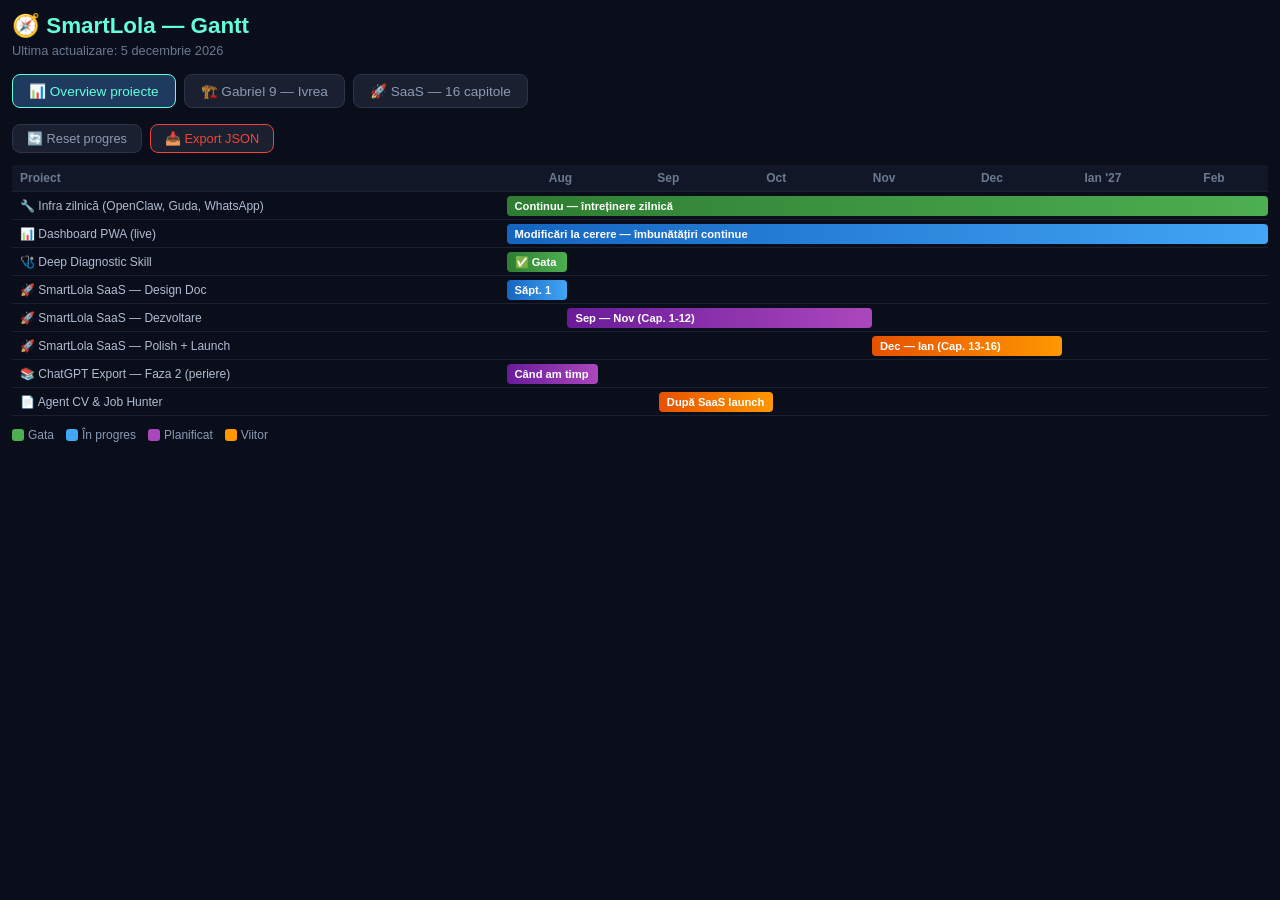
<file: gantt.html>
<!DOCTYPE html>
<html lang="ro">
<head>
<meta charset="UTF-8">
<meta name="viewport" content="width=device-width, initial-scale=1.0">
<title>SmartLola — Gantt</title>
<style>
* { margin: 0; padding: 0; box-sizing: border-box; }
body { font-family: -apple-system, BlinkMacSystemFont, 'Segoe UI', sans-serif; background: #0a0e1a; color: #e0e6ed; padding: 12px; }
h1 { font-size: 1.4rem; margin-bottom: 4px; color: #64ffda; }
h2 { font-size: 1.1rem; margin: 20px 0 8px; color: #82b1ff; }
.sub { font-size: 0.8rem; color: #6b7a90; margin-bottom: 16px; }
.tab-bar { display: flex; gap: 8px; margin-bottom: 16px; flex-wrap: wrap; }
.tab { padding: 8px 16px; background: #1a2030; border: 1px solid #2a3548; border-radius: 8px; cursor: pointer; font-size: 0.85rem; color: #8b9bb5; }
.tab.active { background: #1e3a5f; border-color: #64ffda; color: #64ffda; }
.gantt { overflow-x: auto; -webkit-overflow-scrolling: touch; }
table { border-collapse: collapse; width: 100%; min-width: 800px; font-size: 0.75rem; }
th, td { padding: 6px 8px; text-align: left; border-bottom: 1px solid #1a2030; }
th { background: #111726; color: #6b7a90; font-weight: 600; position: sticky; top: 0; }
td.cap { color: #b0bdd1; white-space: nowrap; }
.bar-cell { position: relative; height: 28px; min-width: 400px; }
.bar { position: absolute; height: 20px; top: 4px; border-radius: 4px; display: flex; align-items: center; padding: 0 8px; font-size: 0.7rem; font-weight: 600; white-space: nowrap; overflow: hidden; cursor: pointer; transition: all 0.2s; }
.bar:hover { filter: brightness(1.2); transform: scaleY(1.1); }
.bar:active { transform: scaleY(0.95); }
.done { background: linear-gradient(90deg, #2e7d32, #4caf50); color: #fff; }
.active { background: linear-gradient(90deg, #1565c0, #42a5f5); color: #fff; }
.planned { background: linear-gradient(90deg, #6a1b9a, #ab47bc); color: #fff; }
.future { background: linear-gradient(90deg, #e65100, #ff9800); color: #fff; }
.week-col { text-align: center; color: #6b7a90; min-width: 50px; }
.legend { display: flex; gap: 12px; margin: 12px 0; flex-wrap: wrap; }
.legend-item { display: flex; align-items: center; gap: 4px; font-size: 0.75rem; color: #8b9bb5; }
.legend-dot { width: 12px; height: 12px; border-radius: 3px; }
.phase-header { background: #1a2030; color: #82b1ff; font-weight: 700; font-size: 0.85rem; padding: 8px; }
.progress-row { display: flex; align-items: center; gap: 8px; margin: 8px 0; font-size: 0.8rem; color: #8b9bb5; }
.progress-bar-bg { flex: 1; height: 8px; background: #1a2030; border-radius: 4px; overflow: hidden; }
.progress-bar-fill { height: 100%; background: linear-gradient(90deg, #64ffda, #82b1ff); transition: width 0.4s; }
.progress-pct { font-weight: 700; color: #64ffda; min-width: 40px; text-align: right; }
.actions { display: flex; gap: 8px; margin: 12px 0; flex-wrap: wrap; }
.btn { padding: 6px 14px; background: #1a2030; border: 1px solid #2a3548; border-radius: 8px; cursor: pointer; font-size: 0.8rem; color: #8b9bb5; }
.btn:hover { background: #1e3a5f; border-color: #64ffda; color: #64ffda; }
.btn-danger { border-color: #f44336; color: #f44336; }
.btn-danger:hover { background: #3a1a1a; color: #f44336; }
.toast { position: fixed; bottom: 20px; left: 50%; transform: translateX(-50%); background: #1e3a5f; color: #64ffda; padding: 8px 20px; border-radius: 8px; font-size: 0.85rem; opacity: 0; transition: opacity 0.3s; pointer-events: none; z-index: 999; }
.toast.show { opacity: 1; }
@media (max-width: 600px) { th, td { font-size: 0.7rem; padding: 4px; } .bar { font-size: 0.65rem; } }
</style>
</head>
<body>

<h1>🧭 SmartLola — Gantt</h1>
<div class="sub" id="lastUpdate">Ultima actualizare: —</div>

<div class="tab-bar">
  <div class="tab active" onclick="showTab('overview')">📊 Overview proiecte</div>
  <div class="tab" onclick="showTab('gabriel')">🏗️ Gabriel 9 — Ivrea</div>
  <div class="tab" onclick="showTab('saas')">🚀 SaaS — 16 capitole</div>
</div>

<div class="actions">
  <div class="btn" onclick="resetProgress()">🔄 Reset progres</div>
  <div class="btn btn-danger" onclick="exportData()">📥 Export JSON</div>
</div>

<!-- TAB 1: OVERVIEW -->
<div id="overview" class="gantt">
<table>
<tr>
  <th>Proiect</th>
  <th class="week-col">Aug</th>
  <th class="week-col">Sep</th>
  <th class="week-col">Oct</th>
  <th class="week-col">Nov</th>
  <th class="week-col">Dec</th>
  <th class="week-col">Ian '27</th>
  <th class="week-col">Feb</th>
</tr>

<tr>
  <td class="cap">🔧 Infra zilnică (OpenClaw, Guda, WhatsApp)</td>
  <td class="bar-cell" colspan="7">
    <div class="bar done" data-id="infra" style="left:0%; width:100%;" onclick="cycleStatus(this)">Continuu — întreținere zilnică</div>
  </td>
</tr>

<tr>
  <td class="cap">📊 Dashboard PWA (live)</td>
  <td class="bar-cell" colspan="7">
    <div class="bar active" data-id="dashboard" style="left:0%; width:100%;" onclick="cycleStatus(this)">Modificări la cerere — îmbunătățiri continue</div>
  </td>
</tr>

<tr>
  <td class="cap">🩺 Deep Diagnostic Skill</td>
  <td class="bar-cell" colspan="7">
    <div class="bar done" data-id="diagnostic" style="left:0%; width:8%;" onclick="cycleStatus(this)">✅ Gata</div>
  </td>
</tr>

<tr>
  <td class="cap">🚀 SmartLola SaaS — Design Doc</td>
  <td class="bar-cell" colspan="7">
    <div class="bar active" data-id="saas-design" style="left:0%; width:8%;" onclick="cycleStatus(this)">Săpt. 1</div>
  </td>
</tr>

<tr>
  <td class="cap">🚀 SmartLola SaaS — Dezvoltare</td>
  <td class="bar-cell" colspan="7">
    <div class="bar planned" data-id="saas-dev" style="left:8%; width:40%;" onclick="cycleStatus(this)">Sep — Nov (Cap. 1-12)</div>
  </td>
</tr>

<tr>
  <td class="cap">🚀 SmartLola SaaS — Polish + Launch</td>
  <td class="bar-cell" colspan="7">
    <div class="bar future" data-id="saas-launch" style="left:48%; width:25%;" onclick="cycleStatus(this)">Dec — Ian (Cap. 13-16)</div>
  </td>
</tr>

<tr>
  <td class="cap">📚 ChatGPT Export — Faza 2 (periere)</td>
  <td class="bar-cell" colspan="7">
    <div class="bar planned" data-id="chatgpt" style="left:0%; width:12%;" onclick="cycleStatus(this)">Când am timp</div>
  </td>
</tr>

<tr>
  <td class="cap">📄 Agent CV & Job Hunter</td>
  <td class="bar-cell" colspan="7">
    <div class="bar future" data-id="cv-hunter" style="left:20%; width:15%;" onclick="cycleStatus(this)">După SaaS launch</div>
  </td>
</tr>

</table>

<div class="legend">
  <div class="legend-item"><div class="legend-dot" style="background:#4caf50"></div>Gata</div>
  <div class="legend-item"><div class="legend-dot" style="background:#42a5f5"></div>În progres</div>
  <div class="legend-item"><div class="legend-dot" style="background:#ab47bc"></div>Planificat</div>
  <div class="legend-item"><div class="legend-dot" style="background:#ff9800"></div>Viitor</div>
</div>
</div>

<!-- TAB 2: SAAS DETAIL -->
<div id="saas" class="gantt" style="display:none;">
<div class="progress-row">
  <span>Progres SaaS:</span>
  <div class="progress-bar-bg"><div class="progress-bar-fill" id="saasProgress"></div></div>
  <span class="progress-pct" id="saasProgressPct">0%</span>
</div>

<table>
<tr>
  <th>Capitol</th>
  <th class="week-col">S1</th>
  <th class="week-col">S2</th>
  <th class="week-col">S3</th>
  <th class="week-col">S4</th>
  <th class="week-col">S5</th>
  <th class="week-col">S6</th>
  <th class="week-col">S7</th>
  <th class="week-col">S8</th>
  <th class="week-col">S9</th>
  <th class="week-col">S10</th>
</tr>

<tr><td colspan="11" class="phase-header">📐 Faza 1 — Fundație (S1-S3)</td></tr>
<tr>
  <td class="cap">1. Arhitectură</td>
  <td class="bar-cell" colspan="10"><div class="bar active" data-id="c1" style="left:0%; width:5%;" onclick="cycleStatus(this)">S1</div></td>
</tr>
<tr>
  <td class="cap">  1a. Schema DB + API contracts</td>
  <td class="bar-cell" colspan="10"><div class="bar active" data-id="c1a" style="left:0%; width:4%;" onclick="cycleStatus(this)">S1</div></td>
</tr>
<tr>
  <td class="cap">  1b. Stack decizii (Cloudflare Workers + D1 + Pages)</td>
  <td class="bar-cell" colspan="10"><div class="bar active" data-id="c1b" style="left:1%; width:3%;" onclick="cycleStatus(this)">S1</div></td>
</tr>
<tr>
  <td class="cap">2. Auth multi-user (email+parolă, Google OAuth 2.0)</td>
  <td class="bar-cell" colspan="10"><div class="bar planned" data-id="c2" style="left:5%; width:8%;" onclick="cycleStatus(this)">S1-S2</div></td>
</tr>
<tr>
  <td class="cap">  2a. Înregistrare email+parolă (bcrypt, JWT)</td>
  <td class="bar-cell" colspan="10"><div class="bar planned" data-id="c2a" style="left:5%; width:4%;" onclick="cycleStatus(this)">S1</div></td>
</tr>
<tr>
  <td class="cap">  2b. Google OAuth 2.0 (Sign in with Google)</td>
  <td class="bar-cell" colspan="10"><div class="bar planned" data-id="c2b" style="left:7%; width:4%;" onclick="cycleStatus(this)">S1-S2</div></td>
</tr>
<tr>
  <td class="cap">  2c. Session management + refresh tokens</td>
  <td class="bar-cell" colspan="10"><div class="bar planned" data-id="c2c" style="left:9%; width:4%;" onclick="cycleStatus(this)">S2</div></td>
</tr>
<tr>
  <td class="cap">3. API proxy (Cloudflare Worker)</td>
  <td class="bar-cell" colspan="10"><div class="bar planned" data-id="c3" style="left:10%; width:8%;" onclick="cycleStatus(this)">S2-S3</div></td>
</tr>
<tr>
  <td class="cap">  3a. Routing + rate limiting</td>
  <td class="bar-cell" colspan="10"><div class="bar planned" data-id="c3a" style="left:10%; width:4%;" onclick="cycleStatus(this)">S2</div></td>
</tr>
<tr>
  <td class="cap">  3b. CORS + security headers</td>
  <td class="bar-cell" colspan="10"><div class="bar planned" data-id="c3b" style="left:12%; width:3%;" onclick="cycleStatus(this)">S2-S3</div></td>
</tr>
<tr>
  <td class="cap">  3c. API keys pentru servicii externe (Groq, OCR)</td>
  <td class="bar-cell" colspan="10"><div class="bar planned" data-id="c3c" style="left:14%; width:3%;" onclick="cycleStatus(this)">S3</div></td>
</tr>
<tr>
  <td class="cap">4. DB multi-user (D1)</td>
  <td class="bar-cell" colspan="10"><div class="bar planned" data-id="c4" style="left:13%; width:7%;" onclick="cycleStatus(this)">S2-S3</div></td>
</tr>
<tr>
  <td class="cap">  4a. Schema: users, expenses, categories, cards</td>
  <td class="bar-cell" colspan="10"><div class="bar planned" data-id="c4a" style="left:13%; width:4%;" onclick="cycleStatus(this)">S2</div></td>
</tr>
<tr>
  <td class="cap">  4b. Row-level isolation (per user_id)</td>
  <td class="bar-cell" colspan="10"><div class="bar planned" data-id="c4b" style="left:15%; width:3%;" onclick="cycleStatus(this)">S2-S3</div></td>
</tr>
<tr>
  <td class="cap">  4c. Migrations + seed data</td>
  <td class="bar-cell" colspan="10"><div class="bar planned" data-id="c4c" style="left:17%; width:3%;" onclick="cycleStatus(this)">S3</div></td>
</tr>

<tr><td colspan="11" class="phase-header">🤖 Faza 2 — AI Integration (S4-S5)</td></tr>
<tr>
  <td class="cap">5. OCR bon (qwen3.5 cloud)</td>
  <td class="bar-cell" colspan="10"><div class="bar planned" data-id="c5" style="left:20%; width:7%;" onclick="cycleStatus(this)">S4</div></td>
</tr>
<tr>
  <td class="cap">  5a. Upload foto → Cloudflare R2</td>
  <td class="bar-cell" colspan="10"><div class="bar planned" data-id="c5a" style="left:20%; width:3%;" onclick="cycleStatus(this)">S4</div></td>
</tr>
<tr>
  <td class="cap">  5b. OCR pipeline (qwen3.5 → JSON structurat)</td>
  <td class="bar-cell" colspan="10"><div class="bar planned" data-id="c5b" style="left:22%; width:3%;" onclick="cycleStatus(this)">S4</div></td>
</tr>
<tr>
  <td class="cap">  5c. Validare sumă + categorizare auto</td>
  <td class="bar-cell" colspan="10"><div class="bar planned" data-id="c5c" style="left:24%; width:3%;" onclick="cycleStatus(this)">S4</div></td>
</tr>
<tr>
  <td class="cap">6. Audio transcriere (Groq)</td>
  <td class="bar-cell" colspan="10"><div class="bar planned" data-id="c6" style="left:25%; width:5%;" onclick="cycleStatus(this)">S4-S5</div></td>
</tr>
<tr>
  <td class="cap">  6a. Upload audio → Groq Whisper API</td>
  <td class="bar-cell" colspan="10"><div class="bar planned" data-id="c6a" style="left:25%; width:3%;" onclick="cycleStatus(this)">S4</div></td>
</tr>
<tr>
  <td class="cap">  6b. Parsing text → structură cheltuială</td>
  <td class="bar-cell" colspan="10"><div class="bar planned" data-id="c6b" style="left:27%; width:3%;" onclick="cycleStatus(this)">S4-S5</div></td>
</tr>
<tr>
  <td class="cap">7. PDF extragere date</td>
  <td class="bar-cell" colspan="10"><div class="bar planned" data-id="c7" style="left:28%; width:7%;" onclick="cycleStatus(this)">S5</div></td>
</tr>
<tr>
  <td class="cap">  7a. Upload PDF (extras bancar, factură)</td>
  <td class="bar-cell" colspan="10"><div class="bar planned" data-id="c7a" style="left:28%; width:3%;" onclick="cycleStatus(this)">S5</div></td>
</tr>
<tr>
  <td class="cap">  7b. Parsing tranzacții → categorizare</td>
  <td class="bar-cell" colspan="10"><div class="bar planned" data-id="c7b" style="left:30%; width:3%;" onclick="cycleStatus(this)">S5</div></td>
</tr>
<tr>
  <td class="cap">  7c. Deduplicare + match cu bonuri existente</td>
  <td class="bar-cell" colspan="10"><div class="bar planned" data-id="c7c" style="left:32%; width:3%;" onclick="cycleStatus(this)">S5</div></td>
</tr>

<tr><td colspan="11" class="phase-header">📱 Faza 3 — Platform (S6-S7)</td></tr>
<tr>
  <td class="cap">8. PWA offline + sync</td>
  <td class="bar-cell" colspan="10"><div class="bar future" data-id="c8" style="left:35%; width:7%;" onclick="cycleStatus(this)">S6</div></td>
</tr>
<tr>
  <td class="cap">  8a. Service Worker + cache strategie</td>
  <td class="bar-cell" colspan="10"><div class="bar future" data-id="c8a" style="left:35%; width:3%;" onclick="cycleStatus(this)">S6</div></td>
</tr>
<tr>
  <td class="cap">  8b. IndexedDB local → D1 cloud sync</td>
  <td class="bar-cell" colspan="10"><div class="bar future" data-id="c8b" style="left:37%; width:3%;" onclick="cycleStatus(this)">S6</div></td>
</tr>
<tr>
  <td class="cap">  8c. Conflict resolution (last-write-wins + UI)</td>
  <td class="bar-cell" colspan="10"><div class="bar future" data-id="c8c" style="left:39%; width:3%;" onclick="cycleStatus(this)">S6</div></td>
</tr>
<tr>
  <td class="cap">9. Monetizare (freemium?)</td>
  <td class="bar-cell" colspan="10"><div class="bar future" data-id="c9" style="left:40%; width:5%;" onclick="cycleStatus(this)">S6-S7</div></td>
</tr>
<tr>
  <td class="cap">  9a. Plan gratuit vs premium (limite?)</td>
  <td class="bar-cell" colspan="10"><div class="bar future" data-id="c9a" style="left:40%; width:3%;" onclick="cycleStatus(this)">S6</div></td>
</tr>
<tr>
  <td class="cap">  9b. Stripe/payments integration</td>
  <td class="bar-cell" colspan="10"><div class="bar future" data-id="c9b" style="left:42%; width:3%;" onclick="cycleStatus(this)">S6-S7</div></td>
</tr>
<tr>
  <td class="cap">10. Legal (GDPR pan-EU, privacy policy IT/RO/EN)</td>
  <td class="bar-cell" colspan="10"><div class="bar future" data-id="c10" style="left:42%; width:5%;" onclick="cycleStatus(this)">S7</div></td>
</tr>
<tr>
  <td class="cap">  10a. Privacy policy (IT/RO/EN)</td>
  <td class="bar-cell" colspan="10"><div class="bar future" data-id="c10a" style="left:42%; width:2%;" onclick="cycleStatus(this)">S7</div></td>
</tr>
<tr>
  <td class="cap">  10b. Cookie consent + consimțământ</td>
  <td class="bar-cell" colspan="10"><div class="bar future" data-id="c10b" style="left:43%; width:2%;" onclick="cycleStatus(this)">S7</div></td>
</tr>
<tr>
  <td class="cap">  10c. Drepturi utilizator (acces, ștergere, export)</td>
  <td class="bar-cell" colspan="10"><div class="bar future" data-id="c10c" style="left:44%; width:2%;" onclick="cycleStatus(this)">S7</div></td>
</tr>
<tr>
  <td class="cap">  10d. Google OAuth în privacy policy</td>
  <td class="bar-cell" colspan="10"><div class="bar future" data-id="c10d" style="left:45%; width:2%;" onclick="cycleStatus(this)">S7</div></td>
</tr>
<tr>
  <td class="cap">11. Deploy (CI/CD, domeniu)</td>
  <td class="bar-cell" colspan="10"><div class="bar future" data-id="c11" style="left:45%; width:5%;" onclick="cycleStatus(this)">S7</div></td>
</tr>
<tr>
  <td class="cap">  11a. CI/CD pipeline (GitHub Actions → CF Pages)</td>
  <td class="bar-cell" colspan="10"><div class="bar future" data-id="c11a" style="left:45%; width:3%;" onclick="cycleStatus(this)">S7</div></td>
</tr>
<tr>
  <td class="cap">  11b. Domeniu + SSL + DNS</div></td>
  <td class="bar-cell" colspan="10"><div class="bar future" data-id="c11b" style="left:47%; width:3%;" onclick="cycleStatus(this)">S7</div></td>
</tr>
<tr>
  <td class="cap">12. Mobile (PWA + smartwatch)</td>
  <td class="bar-cell" colspan="10"><div class="bar future" data-id="c12" style="left:47%; width:8%;" onclick="cycleStatus(this)">S7-S8</div></td>
</tr>
<tr>
  <td class="cap">  12a. PWA installable (manifest + icons)</td>
  <td class="bar-cell" colspan="10"><div class="bar future" data-id="c12a" style="left:47%; width:3%;" onclick="cycleStatus(this)">S7</div></td>
</tr>
<tr>
  <td class="cap">  12b. Smartwatch notifications (Apple Watch + Wear OS)</td>
  <td class="bar-cell" colspan="10"><div class="bar future" data-id="c12b" style="left:49%; width:3%;" onclick="cycleStatus(this)">S7-S8</div></td>
</tr>
<tr>
  <td class="cap">  12c. Haptic feedback pe ceas</td>
  <td class="bar-cell" colspan="10"><div class="bar future" data-id="c12c" style="left:51%; width:3%;" onclick="cycleStatus(this)">S8</div></td>
</tr>

<tr><td colspan="11" class="phase-header">✨ Faza 4 — Polish + Launch (S8-S10)</td></tr>
<tr>
  <td class="cap">13. Onboarding animat</td>
  <td class="bar-cell" colspan="10"><div class="bar future" data-id="c13" style="left:55%; width:7%;" onclick="cycleStatus(this)">S8</div></td>
</tr>
<tr>
  <td class="cap">  13a. Tutorial interactiv (3 pași)</td>
  <td class="bar-cell" colspan="10"><div class="bar future" data-id="c13a" style="left:55%; width:4%;" onclick="cycleStatus(this)">S8</div></td>
</tr>
<tr>
  <td class="cap">  13b. Animație Lottie (brand SmartLola)</td>
  <td class="bar-cell" colspan="10"><div class="bar future" data-id="c13b" style="left:57%; width:3%;" onclick="cycleStatus(this)">S8</div></td>
</tr>
<tr>
  <td class="cap">14. Prezentare YouTube</td>
  <td class="bar-cell" colspan="10"><div class="bar future" data-id="c14" style="left:60%; width:7%;" onclick="cycleStatus(this)">S8-S9</div></td>
</tr>
<tr>
  <td class="cap">  14a. Script + storyboard</td>
  <td class="bar-cell" colspan="10"><div class="bar future" data-id="c14a" style="left:60%; width:3%;" onclick="cycleStatus(this)">S8</div></td>
</tr>
<tr>
  <td class="cap">  14b. Înregistrare + editare</td>
  <td class="bar-cell" colspan="10"><div class="bar future" data-id="c14b" style="left:62%; width:3%;" onclick="cycleStatus(this)">S8-S9</div></td>
</tr>
<tr>
  <td class="cap">  14c. Thumbnail + SEO + publicare</td>
  <td class="bar-cell" colspan="10"><div class="bar future" data-id="c14c" style="left:64%; width:3%;" onclick="cycleStatus(this)">S9</div></td>
</tr>
<tr>
  <td class="cap">15. Swipe Launch (gest nativ)</td>
  <td class="bar-cell" colspan="10"><div class="bar future" data-id="c15" style="left:65%; width:7%;" onclick="cycleStatus(this)">S9</div></td>
</tr>
<tr>
  <td class="cap">  15a. Swipe stânga=șterge, dreapta=confirmă</td>
  <td class="bar-cell" colspan="10"><div class="bar future" data-id="c15a" style="left:65%; width:4%;" onclick="cycleStatus(this)">S9</div></td>
</tr>
<tr>
  <td class="cap">  15b. Haptic feedback la swipe</td>
  <td class="bar-cell" colspan="10"><div class="bar future" data-id="c15b" style="left:67%; width:3%;" onclick="cycleStatus(this)">S9</div></td>
</tr>
<tr>
  <td class="cap">16. Geodetecție + Card Fidelitate + Smartwatch</td>
  <td class="bar-cell" colspan="10"><div class="bar future" data-id="c16" style="left:70%; width:10%;" onclick="cycleStatus(this)">S9-S10</div></td>
</tr>
<tr>
  <td class="cap">  16a. Geofencing (perimetre magazine)</td>
  <td class="bar-cell" colspan="10"><div class="bar future" data-id="c16a" style="left:70%; width:3%;" onclick="cycleStatus(this)">S9</div></td>
</tr>
<tr>
  <td class="cap">  16b. Card fidelitate pe telefon (barcode/QR)</td>
  <td class="bar-cell" colspan="10"><div class="bar future" data-id="c16b" style="left:72%; width:3%;" onclick="cycleStatus(this)">S9-S10</div></td>
</tr>
<tr>
  <td class="cap">  16c. Card fidelitate pe smartwatch (vibrare + display)</td>
  <td class="bar-cell" colspan="10"><div class="bar future" data-id="c16c" style="left:74%; width:3%;" onclick="cycleStatus(this)">S10</div></td>
</tr>
<tr>
  <td class="cap">  16d. Push simultan telefon + ceas</td>
  <td class="bar-cell" colspan="10"><div class="bar future" data-id="c16d" style="left:76%; width:3%;" onclick="cycleStatus(this)">S10</div></td>
</tr>

</table>

<div class="legend">
  <div class="legend-item"><div class="legend-dot" style="background:#4caf50"></div>Gata</div>
  <div class="legend-item"><div class="legend-dot" style="background:#42a5f5"></div>În progres</div>
  <div class="legend-item"><div class="legend-dot" style="background:#ab47bc"></div>Planificat</div>
  <div class="legend-item"><div class="legend-dot" style="background:#ff9800"></div>Viitor</div>
</div>

<div style="margin-top:16px; padding:12px; background:#111726; border-radius:8px; font-size:0.8rem; color:#8b9bb5;">
  <strong style="color:#64ffda;">Cine face ce:</strong><br>
  🧭 Lola — design doc, coordonare, testare, documentare<br>
  🤖 Claude Code — implementare cod (backend + frontend)<br>
  👤 Andrei — decizii, testare pe telefon, feedback, direcție<br><br>
  <strong style="color:#64ffda;">Target:</strong> App pan-european — descărcabil din orice țară UE (IT, RO, FR, ES, SI...)<br>
  <strong style="color:#64ffda;">Auth:</strong> Email+parolă + Sign in with Google (OAuth 2.0)<br>
  <strong style="color:#64ffda;">Legal:</strong> GDPR pan-EU — privacy policy IT/RO/EN, Cloudflare EU-only, SCC<br>
  <strong style="color:#64ffda;">Durată estimată:</strong> 10 săptămâni (Aug — Oct 2026)<br>
  <strong style="color:#64ffda;">Cost:</strong> ~0€ (Cloudflare plan gratuit)
</div>
</div>

<!-- TAB 3: GABRIEL 9 -->
<div id="gabriel" class="gantt" style="display:none;">
<div class="progress-row">
  <span>Progres Gabriel 9:</span>
  <div class="progress-bar-bg"><div class="progress-bar-fill" id="gabrielProgress" style="width:5%;"></div></div>
  <span class="progress-pct" id="gabrielProgressPct">5%</span>
</div>

<table>
<tr>
  <th>Fază / Activitate</th>
  <th class="week-col">Sep</th>
  <th class="week-col">Oct</th>
  <th class="week-col">Nov</th>
  <th class="week-col">Dec</th>
  <th class="week-col">Ian '27</th>
  <th class="week-col">Feb</th>
</tr>

<tr><td colspan="7" class="phase-header">🔍 Faza 0 — Verificare stare legittimo (1-2 săpt.)</td></tr>
<tr>
  <td class="cap">Verificare titlu edilitar existent (acceso documentale Comune Ivrea)</td>
  <td class="bar-cell" colspan="6"><div class="bar active" data-id="g0-titlu" style="left:0%; width:8%;" onclick="cycleStatus(this)">Sep S1-S2</div></td>
</tr>
<tr>
  <td class="cap">Verificare "principio di prova" pentru titluri dispersate</td>
  <td class="bar-cell" colspan="6"><div class="bar active" data-id="g0-prova" style="left:2%; width:6%;" onclick="cycleStatus(this)">Sep S2</div></td>
</tr>
<tr>
  <td class="cap">Verificare diformități (toleranță 6% Salva Casa)</td>
  <td class="bar-cell" colspan="6"><div class="bar planned" data-id="g0-difform" style="left:4%; width:5%;" onclick="cycleStatus(this)">Sep S2-S3</div></td>
</tr>
<tr>
  <td class="cap">Verificare vincoli (paesaggistico, idrogeologico, sismico, archaeologico)</td>
  <td class="bar-cell" colspan="6"><div class="bar planned" data-id="g0-vincoli" style="left:5%; width:6%;" onclick="cycleStatus(this)">Sep S2-S3</div></td>
</tr>

<tr><td colspan="7" class="phase-header">📄 Faza 1 — Pregătire SCIA (2-3 săpt.)</td></tr>
<tr>
  <td class="cap">Actualizare proiect ICSM (verificare actualitate DWG)</td>
  <td class="bar-cell" colspan="6"><div class="bar planned" data-id="g1-icsm" style="left:8%; width:6%;" onclick="cycleStatus(this)">Sep S3-S4</div></td>
</tr>
<tr>
  <td class="cap">Relazione tecnica integrata (consolidare + ristrutturazione)</td>
  <td class="bar-cell" colspan="6"><div class="bar planned" data-id="g1-relazione" style="left:10%; width:7%;" onclick="cycleStatus(this)">Sep S4 — Oct S1</div></td>
</tr>
<tr>
  <td class="cap">Calcolo strutturale NTC 2018 (consolidamento)</td>
  <td class="bar-cell" colspan="6"><div class="bar planned" data-id="g1-calcolo" style="left:10%; width:8%;" onclick="cycleStatus(this)">Sep S4 — Oct S1</div></td>
</tr>
<tr>
  <td class="cap">Certificato di Agibilità (SCA)</td>
  <td class="bar-cell" colspan="6"><div class="bar planned" data-id="g1-sca" style="left:14%; width:5%;" onclick="cycleStatus(this)">Oct S1-S2</div></td>
</tr>
<tr>
  <td class="cap">Documentazione fotografica stato attuale</td>
  <td class="bar-cell" colspan="6"><div class="bar planned" data-id="g1-foto" style="left:8%; width:4%;" onclick="cycleStatus(this)">Sep S3</div></td>
</tr>
<tr>
  <td class="cap">Setup acces digital (SPID + firma .p7m + PEC + MUDE)</td>
  <td class="bar-cell" colspan="6"><div class="bar active" data-id="g1-digital" style="left:6%; width:6%;" onclick="cycleStatus(this)">Sep S2-S3</div></td>
</tr>

<tr><td colspan="7" class="phase-header">🏛️ Faza 2 — Autorizzazione Paesaggistica (30-60 zile)</td></tr>
<tr>
  <td class="cap">Relazione paesaggistica per Soprintendenza</td>
  <td class="bar-cell" colspan="6"><div class="bar planned" data-id="g2-relpaes" style="left:14%; width:6%;" onclick="cycleStatus(this)">Oct S2-S3</div></td>
</tr>
<tr>
  <td class="cap">Depunere domanda Soprintendenza</td>
  <td class="bar-cell" colspan="6"><div class="bar planned" data-id="g2-deposito" style="left:16%; width:4%;" onclick="cycleStatus(this)">Oct S3</div></td>
</tr>
<tr>
  <td class="cap">Attesa parere vincolante Soprintendenza (30-60 zile)</td>
  <td class="bar-cell" colspan="6"><div class="bar future" data-id="g2-attesa" style="left:18%; width:15%;" onclick="cycleStatus(this)">Oct S4 — Dec S1</div></td>
</tr>

<tr><td colspan="7" class="phase-header">🏗️ Faza 3 — Genio Civile (30-60 zile, paralel cu Faza 2)</td></tr>
<tr>
  <td class="cap">Progetto consolidamento (depozit tehnic)</td>
  <td class="bar-cell" colspan="6"><div class="bar planned" data-id="g3-progetto" style="left:14%; width:6%;" onclick="cycleStatus(this)">Oct S2-S3 (paralel)</div></td>
</tr>
<tr>
  <td class="cap">Depozit la Genio Civile</td>
  <td class="bar-cell" colspan="6"><div class="bar planned" data-id="g3-deposito" style="left:16%; width:4%;" onclick="cycleStatus(this)">Oct S3 (paralel)</div></td>
</tr>
<tr>
  <td class="cap">Attesa aprobare Genio Civile (30-60 zile)</td>
  <td class="bar-cell" colspan="6"><div class="bar future" data-id="g3-attesa" style="left:18%; width:15%;" onclick="cycleStatus(this)">Oct S4 — Dec S1 (paralel)</div></td>
</tr>

<tr><td colspan="7" class="phase-header">📋 Faza 4 — SCIA prin MUDE (30 zile)</td></tr>
<tr>
  <td class="cap">Assemblare dosar SCIA (toate documentele A+B)</td>
  <td class="bar-cell" colspan="6"><div class="bar future" data-id="g4-assemble" style="left:32%; width:5%;" onclick="cycleStatus(this)">Dec S1-S2</div></td>
</tr>
<tr>
  <td class="cap">Upload MUDE (PDF/A + firma .p7m + GEEDI)</td>
  <td class="bar-cell" colspan="6"><div class="bar future" data-id="g4-upload" style="left:35%; width:3%;" onclick="cycleStatus(this)">Dec S2</div></td>
</tr>
<tr>
  <td class="cap">Attesa silenzio-assenso (30 zile)</td>
  <td class="bar-cell" colspan="6"><div class="bar future" data-id="g4-attesa" style="left:37%; width:8%;" onclick="cycleStatus(this)">Dec S2 — Ian S1</div></td>
</tr>

<tr><td colspan="7" class="phase-header">🚀 Faza 5 — Început lucrări</td></tr>
<tr>
  <td class="cap">SCIA obtinută → început deconsolidare</td>
  <td class="bar-cell" colspan="6"><div class="bar future" data-id="g5-start" style="left:45%; width:5%;" onclick="cycleStatus(this)">Ian S1-S2 '27</div></td>
</tr>

</table>

<div class="legend">
  <div class="legend-item"><div class="legend-dot" style="background:#4caf50"></div>Gata</div>
  <div class="legend-item"><div class="legend-dot" style="background:#42a5f5"></div>În progres</div>
  <div class="legend-item"><div class="legend-dot" style="background:#ab47bc"></div>Planificat</div>
  <div class="legend-item"><div class="legend-dot" style="background:#ff9800"></div>Viitor</div>
</div>

<div style="margin-top:16px; padding:12px; background:#111726; border-radius:8px; font-size:0.8rem; color:#8b9bb5;">
  <strong style="color:#64ffda;">Proiect:</strong> Deconsolidare Strada Vicinale Gabriel 9, Ivrea (TO)<br>
  <strong style="color:#64ffda;">Tip:</strong> Ristrutturazione edilizia + consolidamento strutturale<br>
  <strong style="color:#64ffda;">Normative:</strong> Salva Casa (L. 105/2024), Autotutela 6 luni (L. 182/2025), TUE art. 9-bis<br>
  <strong style="color:#64ffda;">Vincoli:</strong> Paesaggistico (Soprintendenza), Genio Civile (consolidamento)<br>
  <strong style="color:#64ffda;">Canal SCIA:</strong> MUDE Piemonte (online, SPID + firma .p7m)<br>
  <strong style="color:#64ffda;">Estimare totală:</strong> 3-5 luni (Sep 2026 — Ian/Feb 2027)<br>
  <strong style="color:#64ffda;">Documente existente:</strong> Proiect ICSM (DWG), catasto, rogito, CE, NdA 2021<br>
  <strong style="color:#64ffda;">Blocări:</strong> ① Titlu edilitar necunoscut ② SPID/firma digitală ③ Geometra/architetto
</div>
</div>

<div class="toast" id="toast"></div>

<script>
// === Gantt funcțional — progres persisten în localStorage ===
const STORAGE_KEY = 'smartlola-gantt-status';
const STATUS_CYCLE = ['future', 'planned', 'active', 'done'];
const STATUS_LABELS = { future: 'Viitor', planned: 'Planificat', active: 'În progres', done: 'Gata' };
const STATUS_CLASSES = { future: 'future', planned: 'planned', active: 'active', done: 'done' };

// Load saved statuses
function loadStatuses() {
  try { return JSON.parse(localStorage.getItem(STORAGE_KEY) || '{}'); }
  catch { return {}; }
}

// Save statuses
function saveStatuses(statuses) {
  localStorage.setItem(STORAGE_KEY, JSON.stringify(statuses));
  localStorage.setItem(STORAGE_KEY + '-updated', new Date().toISOString());
}

// Apply saved statuses to bars
function applyStatuses() {
  const statuses = loadStatuses();
  document.querySelectorAll('.bar[data-id]').forEach(bar => {
    const id = bar.dataset.id;
    if (statuses[id]) {
      // Remove existing status classes
      bar.classList.remove('done', 'active', 'planned', 'future');
      bar.classList.add(STATUS_CLASSES[statuses[id]]);
    }
  });
  updateProgress();
  updateTimestamp();
}

// Cycle status on click: future → planned → active → done → future
function cycleStatus(bar) {
  const id = bar.dataset.id;
  if (!id) return;
  const statuses = loadStatuses();
  const current = statuses[id] || getCurrentStatusFromBar(bar);
  const currentIdx = STATUS_CYCLE.indexOf(current);
  const next = STATUS_CYCLE[(currentIdx + 1) % STATUS_CYCLE.length];
  statuses[id] = next;
  saveStatuses(statuses);
  bar.classList.remove('done', 'active', 'planned', 'future');
  bar.classList.add(STATUS_CLASSES[next]);
  updateProgress();
  updateTimestamp();
  showToast(`${id}: ${STATUS_LABELS[next]}`);
}

// Get current status from CSS class
function getCurrentStatusFromBar(bar) {
  if (bar.classList.contains('done')) return 'done';
  if (bar.classList.contains('active')) return 'active';
  if (bar.classList.contains('planned')) return 'planned';
  return 'future';
}

// Calculate SaaS progress (only c1xx-c16xx)
function updateProgress() {
  // SaaS progress
  const saasBars = document.querySelectorAll('#saas .bar[data-id]');
  if (saasBars.length) {
    let total = 0, doneCount = 0, activeCount = 0;
    saasBars.forEach(bar => {
      const id = bar.dataset.id;
      if (!/^c\d+[a-d]$/.test(id)) return;
      total++;
      const status = loadStatuses()[id] || getCurrentStatusFromBar(bar);
      if (status === 'done') doneCount++;
      else if (status === 'active') activeCount += 0.5;
    });
    const pct = total > 0 ? Math.round(((doneCount + activeCount) / total) * 100) : 0;
    const fill = document.getElementById('saasProgress');
    const pctEl = document.getElementById('saasProgressPct');
    if (fill) fill.style.width = pct + '%';
    if (pctEl) pctEl.textContent = pct + '%';
  }
  // Gabriel 9 progress
  const gabrielBars = document.querySelectorAll('#gabriel .bar[data-id]');
  if (gabrielBars.length) {
    let gTotal = 0, gDone = 0, gActive = 0;
    gabrielBars.forEach(bar => {
      gTotal++;
      const status = loadStatuses()[bar.dataset.id] || getCurrentStatusFromBar(bar);
      if (status === 'done') gDone++;
      else if (status === 'active') gActive += 0.5;
    });
    const gPct = gTotal > 0 ? Math.round(((gDone + gActive) / gTotal) * 100) : 0;
    const gFill = document.getElementById('gabrielProgress');
    const gPctEl = document.getElementById('gabrielProgressPct');
    if (gFill) gFill.style.width = gPct + '%';
    if (gPctEl) gPctEl.textContent = gPct + '%';
  }
}

// Update timestamp
function updateTimestamp() {
  const saved = localStorage.getItem(STORAGE_KEY + '-updated');
  const el = document.getElementById('lastUpdate');
  if (saved && el) {
    const d = new Date(saved);
    el.textContent = 'Ultima actualizare: ' + d.toLocaleDateString('ro-RO', { day: 'numeric', month: 'long', year: 'numeric' }) + ' ' + d.toLocaleTimeString('ro-RO', { hour: '2-digit', minute: '2-digit' });
  } else {
    const d = new Date();
    el.textContent = 'Ultima actualizare: ' + d.toLocaleDateString('ro-RO', { day: 'numeric', month: 'long', year: 'numeric' });
  }
}

// Reset all progress
function resetProgress() {
  if (confirm('Sigur vrei să resetezi tot progresul?')) {
    localStorage.removeItem(STORAGE_KEY);
    localStorage.removeItem(STORAGE_KEY + '-updated');
    location.reload();
  }
}

// Export JSON
function exportData() {
  const statuses = loadStatuses();
  const data = { updated: localStorage.getItem(STORAGE_KEY + '-updated'), statuses };
  const blob = new Blob([JSON.stringify(data, null, 2)], { type: 'application/json' });
  const url = URL.createObjectURL(blob);
  const a = document.createElement('a');
  a.href = url;
  a.download = 'gantt-status.json';
  a.click();
  URL.revokeObjectURL(url);
  showToast('Export descărcat');
}

// Toast
function showToast(msg) {
  const t = document.getElementById('toast');
  t.textContent = msg;
  t.classList.add('show');
  setTimeout(() => t.classList.remove('show'), 2000);
}

// Tab switching
function showTab(tab) {
  document.querySelectorAll('.tab').forEach(t => t.classList.remove('active'));
  document.querySelectorAll('.gantt').forEach(g => g.style.display = 'none');
  document.getElementById(tab).style.display = 'block';
  if (event && event.target) event.target.classList.add('active');
  updateProgress();
}

// Init on load
applyStatuses();
</script>
</body>
</html>
</file>
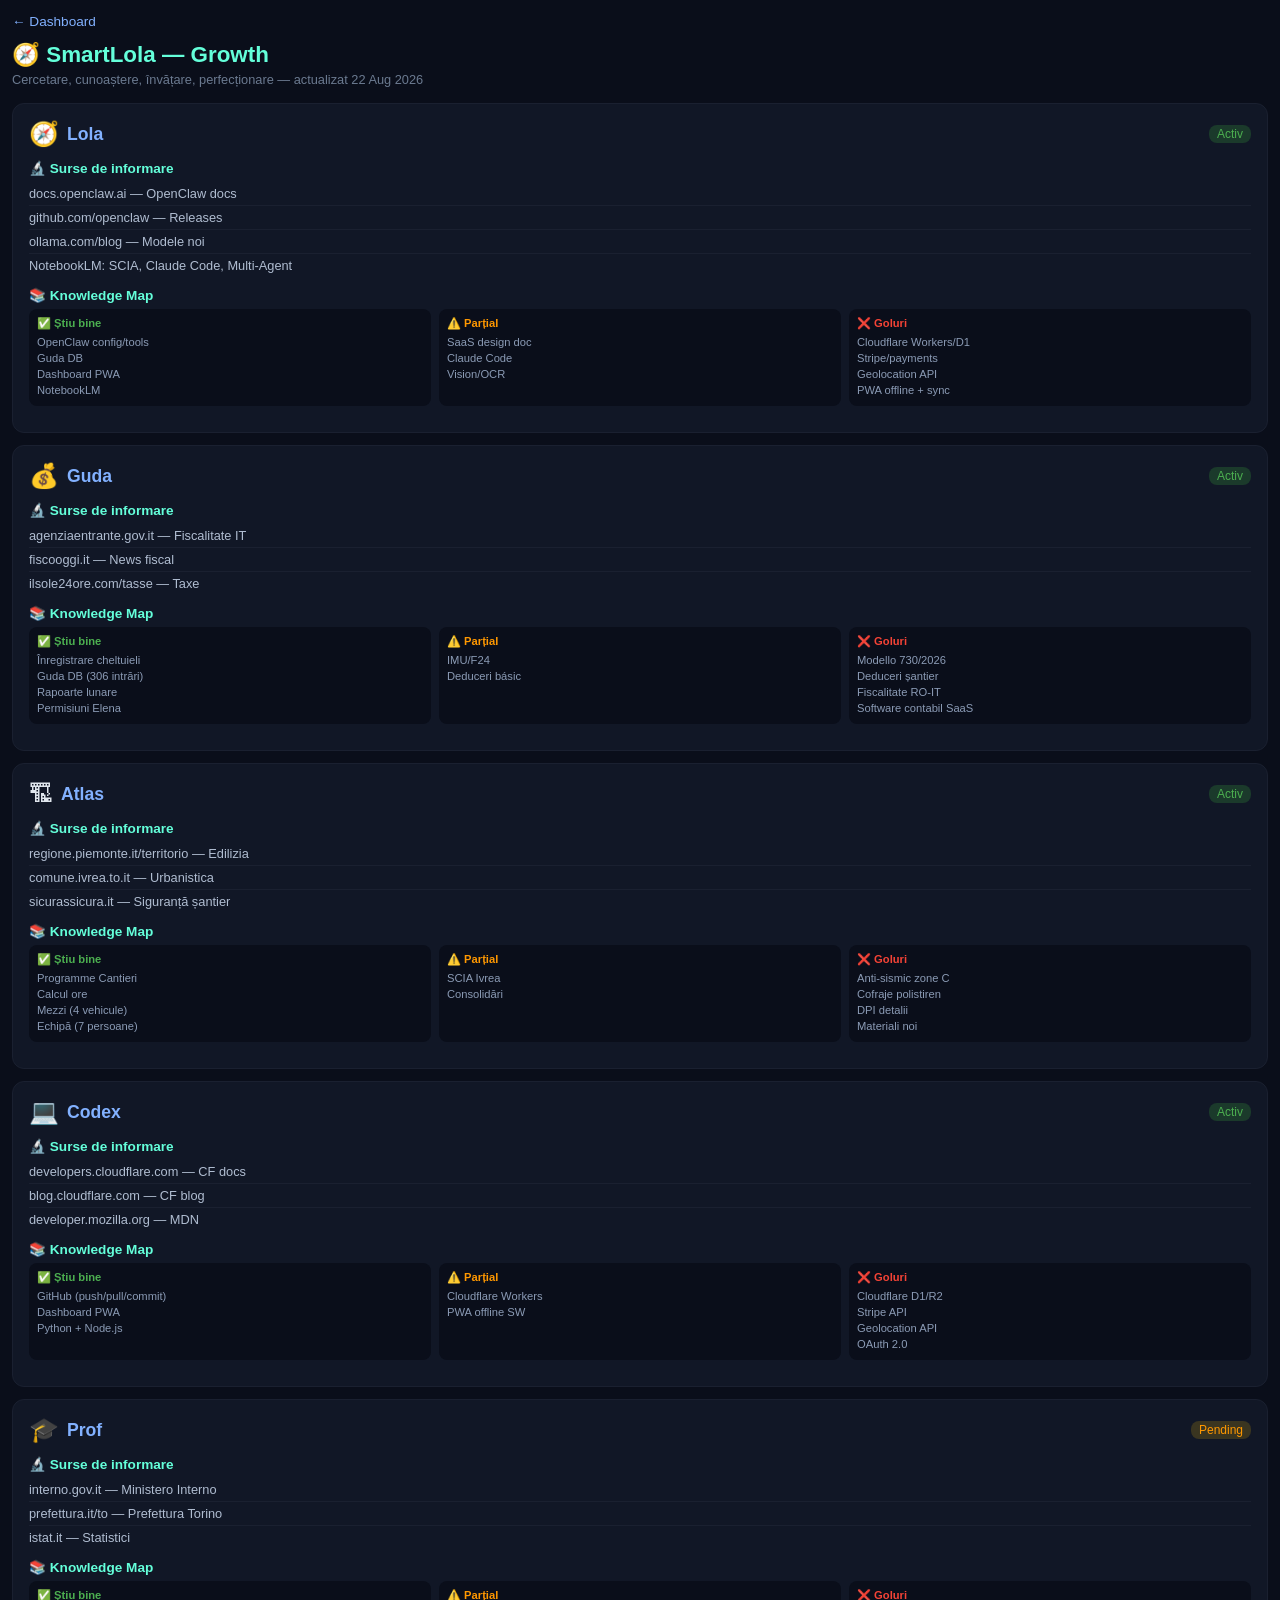
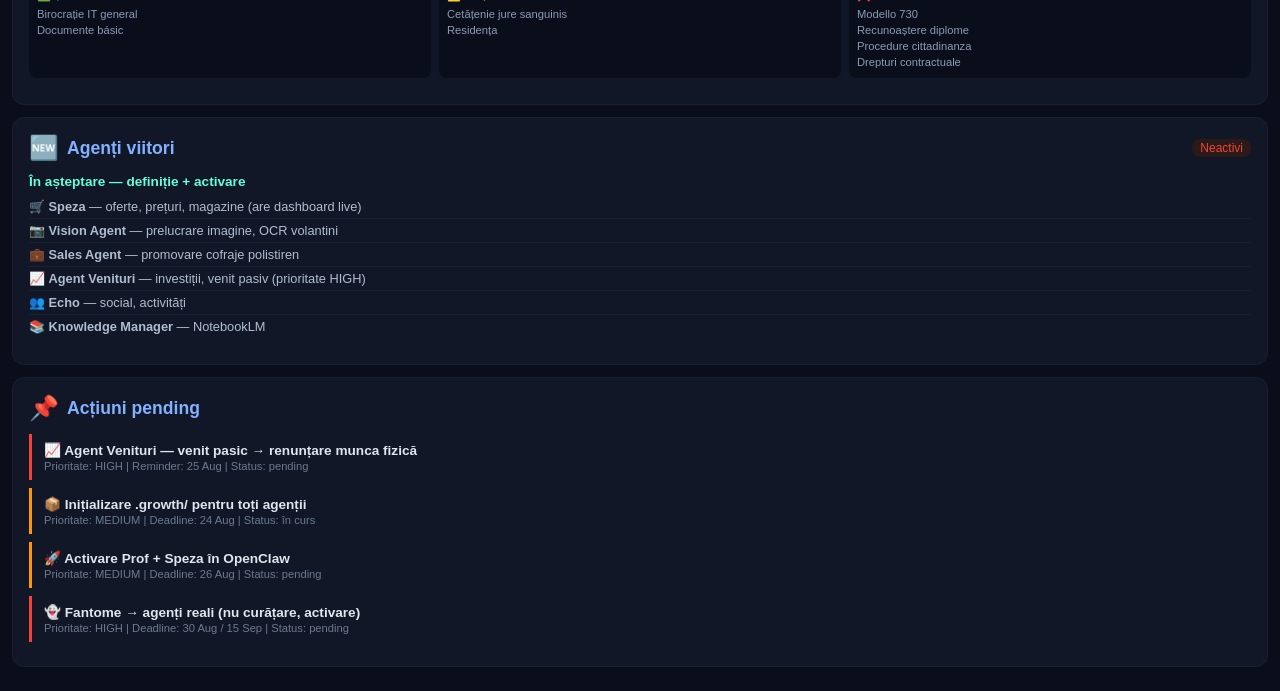
<file: growth.html>
<!DOCTYPE html>
<html lang="ro">
<head>
<meta charset="UTF-8">
<meta name="viewport" content="width=device-width, initial-scale=1.0">
<title>SmartLola — Growth</title>
<style>
* { margin: 0; padding: 0; box-sizing: border-box; }
body { font-family: -apple-system, BlinkMacSystemFont, 'Segoe UI', sans-serif; background: #0a0e1a; color: #e0e6ed; padding: 12px; }
h1 { font-size: 1.4rem; margin-bottom: 4px; color: #64ffda; }
.sub { font-size: 0.8rem; color: #6b7a90; margin-bottom: 16px; }
.card { background: #111726; border: 1px solid #1a2030; border-radius: 12px; padding: 16px; margin-bottom: 12px; }
.card-header { display: flex; align-items: center; gap: 8px; margin-bottom: 12px; }
.agent-emoji { font-size: 1.5rem; }
.agent-name { font-size: 1.1rem; font-weight: 700; color: #82b1ff; }
.agent-status { font-size: 0.75rem; padding: 2px 8px; border-radius: 8px; margin-left: auto; }
.status-active { background: #1b3a2b; color: #4caf50; }
.status-pending { background: #3a3520; color: #ff9800; }
.status-inactive { background: #2a1a1a; color: #f44336; }
.section { margin-bottom: 10px; }
.section-title { font-size: 0.85rem; color: #64ffda; margin-bottom: 6px; font-weight: 600; }
.item { font-size: 0.8rem; color: #b0bdd1; padding: 4px 0; border-bottom: 1px solid #1a2030; }
.item:last-child { border-bottom: none; }
.km-grid { display: grid; grid-template-columns: 1fr 1fr 1fr; gap: 8px; }
.km-col { background: #0a0e1a; border-radius: 8px; padding: 8px; }
.km-col-title { font-size: 0.7rem; font-weight: 700; margin-bottom: 4px; }
.km-good { color: #4caf50; }
.km-partial { color: #ff9800; }
.km-gap { color: #f44336; }
.km-item { font-size: 0.7rem; color: #8b9bb5; padding: 2px 0; }
.tag { display: inline-block; background: #1a2030; color: #82b1ff; font-size: 0.7rem; padding: 2px 8px; border-radius: 8px; margin: 2px; }
.actions { margin-top: 12px; }
.action { background: #111726; border-left: 3px solid #64ffda; padding: 8px 12px; margin-bottom: 8px; border-radius: 0 8px 8px 0; }
.action-title { font-size: 0.85rem; font-weight: 600; color: #e0e6ed; }
.action-meta { font-size: 0.7rem; color: #6b7a90; margin-top: 2px; }
.priority-high { border-left-color: #f44336; }
.priority-medium { border-left-color: #ff9800; }
.priority-low { border-left-color: #64ffda; }
.back-link { display: inline-block; margin-bottom: 12px; color: #82b1ff; text-decoration: none; font-size: 0.85rem; }
@media (max-width: 600px) { .km-grid { grid-template-columns: 1fr; } }
</style>
</head>
<body>

<a href="index.html" class="back-link">← Dashboard</a>
<h1>🧭 SmartLola — Growth</h1>
<div class="sub">Cercetare, cunoaștere, învățare, perfecționare — actualizat 22 Aug 2026</div>

<!-- LOLA -->
<div class="card">
  <div class="card-header">
    <span class="agent-emoji">🧭</span>
    <span class="agent-name">Lola</span>
    <span class="agent-status status-active">Activ</span>
  </div>
  <div class="section">
    <div class="section-title">🔬 Surse de informare</div>
    <div class="item">docs.openclaw.ai — OpenClaw docs</div>
    <div class="item">github.com/openclaw — Releases</div>
    <div class="item">ollama.com/blog — Modele noi</div>
    <div class="item">NotebookLM: SCIA, Claude Code, Multi-Agent</div>
  </div>
  <div class="section">
    <div class="section-title">📚 Knowledge Map</div>
    <div class="km-grid">
      <div class="km-col">
        <div class="km-col-title km-good">✅ Știu bine</div>
        <div class="km-item">OpenClaw config/tools</div>
        <div class="km-item">Guda DB</div>
        <div class="km-item">Dashboard PWA</div>
        <div class="km-item">NotebookLM</div>
      </div>
      <div class="km-col">
        <div class="km-col-title km-partial">⚠️ Parțial</div>
        <div class="km-item">SaaS design doc</div>
        <div class="km-item">Claude Code</div>
        <div class="km-item">Vision/OCR</div>
      </div>
      <div class="km-col">
        <div class="km-col-title km-gap">❌ Goluri</div>
        <div class="km-item">Cloudflare Workers/D1</div>
        <div class="km-item">Stripe/payments</div>
        <div class="km-item">Geolocation API</div>
        <div class="km-item">PWA offline + sync</div>
      </div>
    </div>
  </div>
</div>

<!-- GUDA -->
<div class="card">
  <div class="card-header">
    <span class="agent-emoji">💰</span>
    <span class="agent-name">Guda</span>
    <span class="agent-status status-active">Activ</span>
  </div>
  <div class="section">
    <div class="section-title">🔬 Surse de informare</div>
    <div class="item">agenziaentrante.gov.it — Fiscalitate IT</div>
    <div class="item">fiscooggi.it — News fiscal</div>
    <div class="item">ilsole24ore.com/tasse — Taxe</div>
  </div>
  <div class="section">
    <div class="section-title">📚 Knowledge Map</div>
    <div class="km-grid">
      <div class="km-col">
        <div class="km-col-title km-good">✅ Știu bine</div>
        <div class="km-item">Înregistrare cheltuieli</div>
        <div class="km-item">Guda DB (306 intrări)</div>
        <div class="km-item">Rapoarte lunare</div>
        <div class="km-item">Permisiuni Elena</div>
      </div>
      <div class="km-col">
        <div class="km-col-title km-partial">⚠️ Parțial</div>
        <div class="km-item">IMU/F24</div>
        <div class="km-item">Deduceri básic</div>
      </div>
      <div class="km-col">
        <div class="km-col-title km-gap">❌ Goluri</div>
        <div class="km-item">Modello 730/2026</div>
        <div class="km-item">Deduceri șantier</div>
        <div class="km-item">Fiscalitate RO-IT</div>
        <div class="km-item">Software contabil SaaS</div>
      </div>
    </div>
  </div>
</div>

<!-- ATLAS -->
<div class="card">
  <div class="card-header">
    <span class="agent-emoji">🏗</span>
    <span class="agent-name">Atlas</span>
    <span class="agent-status status-active">Activ</span>
  </div>
  <div class="section">
    <div class="section-title">🔬 Surse de informare</div>
    <div class="item">regione.piemonte.it/territorio — Edilizia</div>
    <div class="item">comune.ivrea.to.it — Urbanistica</div>
    <div class="item">sicurassicura.it — Siguranță șantier</div>
  </div>
  <div class="section">
    <div class="section-title">📚 Knowledge Map</div>
    <div class="km-grid">
      <div class="km-col">
        <div class="km-col-title km-good">✅ Știu bine</div>
        <div class="km-item">Programme Cantieri</div>
        <div class="km-item">Calcul ore</div>
        <div class="km-item">Mezzi (4 vehicule)</div>
        <div class="km-item">Echipă (7 persoane)</div>
      </div>
      <div class="km-col">
        <div class="km-col-title km-partial">⚠️ Parțial</div>
        <div class="km-item">SCIA Ivrea</div>
        <div class="km-item">Consolidări</div>
      </div>
      <div class="km-col">
        <div class="km-col-title km-gap">❌ Goluri</div>
        <div class="km-item">Anti-sismic zone C</div>
        <div class="km-item">Cofraje polistiren</div>
        <div class="km-item">DPI detalii</div>
        <div class="km-item">Materiali noi</div>
      </div>
    </div>
  </div>
</div>

<!-- CODEX -->
<div class="card">
  <div class="card-header">
    <span class="agent-emoji">💻</span>
    <span class="agent-name">Codex</span>
    <span class="agent-status status-active">Activ</span>
  </div>
  <div class="section">
    <div class="section-title">🔬 Surse de informare</div>
    <div class="item">developers.cloudflare.com — CF docs</div>
    <div class="item">blog.cloudflare.com — CF blog</div>
    <div class="item">developer.mozilla.org — MDN</div>
  </div>
  <div class="section">
    <div class="section-title">📚 Knowledge Map</div>
    <div class="km-grid">
      <div class="km-col">
        <div class="km-col-title km-good">✅ Știu bine</div>
        <div class="km-item">GitHub (push/pull/commit)</div>
        <div class="km-item">Dashboard PWA</div>
        <div class="km-item">Python + Node.js</div>
      </div>
      <div class="km-col">
        <div class="km-col-title km-partial">⚠️ Parțial</div>
        <div class="km-item">Cloudflare Workers</div>
        <div class="km-item">PWA offline SW</div>
      </div>
      <div class="km-col">
        <div class="km-col-title km-gap">❌ Goluri</div>
        <div class="km-item">Cloudflare D1/R2</div>
        <div class="km-item">Stripe API</div>
        <div class="km-item">Geolocation API</div>
        <div class="km-item">OAuth 2.0</div>
      </div>
    </div>
  </div>
</div>

<!-- PROF -->
<div class="card">
  <div class="card-header">
    <span class="agent-emoji">🎓</span>
    <span class="agent-name">Prof</span>
    <span class="agent-status status-pending">Pending</span>
  </div>
  <div class="section">
    <div class="section-title">🔬 Surse de informare</div>
    <div class="item">interno.gov.it — Ministero Interno</div>
    <div class="item">prefettura.it/to — Prefettura Torino</div>
    <div class="item">istat.it — Statistici</div>
  </div>
  <div class="section">
    <div class="section-title">📚 Knowledge Map</div>
    <div class="km-grid">
      <div class="km-col">
        <div class="km-col-title km-good">✅ Știu bine</div>
        <div class="km-item">Birocrație IT general</div>
        <div class="km-item">Documente básic</div>
      </div>
      <div class="km-col">
        <div class="km-col-title km-partial">⚠️ Parțial</div>
        <div class="km-item">Cetățenie jure sanguinis</div>
        <div class="km-item">Residența</div>
      </div>
      <div class="km-col">
        <div class="km-col-title km-gap">❌ Goluri</div>
        <div class="km-item">Modello 730</div>
        <div class="km-item">Recunoaștere diplome</div>
        <div class="km-item">Procedure cittadinanza</div>
        <div class="km-item">Drepturi contractuale</div>
      </div>
    </div>
  </div>
</div>

<!-- AGENTI VIITORI -->
<div class="card">
  <div class="card-header">
    <span class="agent-emoji">🆕</span>
    <span class="agent-name">Agenți viitori</span>
    <span class="agent-status status-inactive">Neactivi</span>
  </div>
  <div class="section">
    <div class="section-title">În așteptare — definiție + activare</div>
    <div class="item">🛒 <strong>Speza</strong> — oferte, prețuri, magazine (are dashboard live)</div>
    <div class="item">📷 <strong>Vision Agent</strong> — prelucrare imagine, OCR volantini</div>
    <div class="item">💼 <strong>Sales Agent</strong> — promovare cofraje polistiren</div>
    <div class="item">📈 <strong>Agent Venituri</strong> — investiții, venit pasiv (prioritate HIGH)</div>
    <div class="item">👥 <strong>Echo</strong> — social, activități</div>
    <div class="item">📚 <strong>Knowledge Manager</strong> — NotebookLM</div>
  </div>
</div>

<!-- ACȚIUNI PENDING -->
<div class="card">
  <div class="card-header">
    <span class="agent-emoji">📌</span>
    <span class="agent-name">Acțiuni pending</span>
  </div>
  <div class="actions">
    <div class="action priority-high">
      <div class="action-title">📈 Agent Venituri — venit pasic → renunțare munca fizică</div>
      <div class="action-meta">Prioritate: HIGH | Reminder: 25 Aug | Status: pending</div>
    </div>
    <div class="action priority-medium">
      <div class="action-title">📦 Inițializare .growth/ pentru toți agenții</div>
      <div class="action-meta">Prioritate: MEDIUM | Deadline: 24 Aug | Status: în curs</div>
    </div>
    <div class="action priority-medium">
      <div class="action-title">🚀 Activare Prof + Speza în OpenClaw</div>
      <div class="action-meta">Prioritate: MEDIUM | Deadline: 26 Aug | Status: pending</div>
    </div>
    <div class="action priority-high">
      <div class="action-title">👻 Fantome → agenți reali (nu curățare, activare)</div>
      <div class="action-meta">Prioritate: HIGH | Deadline: 30 Aug / 15 Sep | Status: pending</div>
    </div>
  </div>
</div>

</body>
</html>
</file>
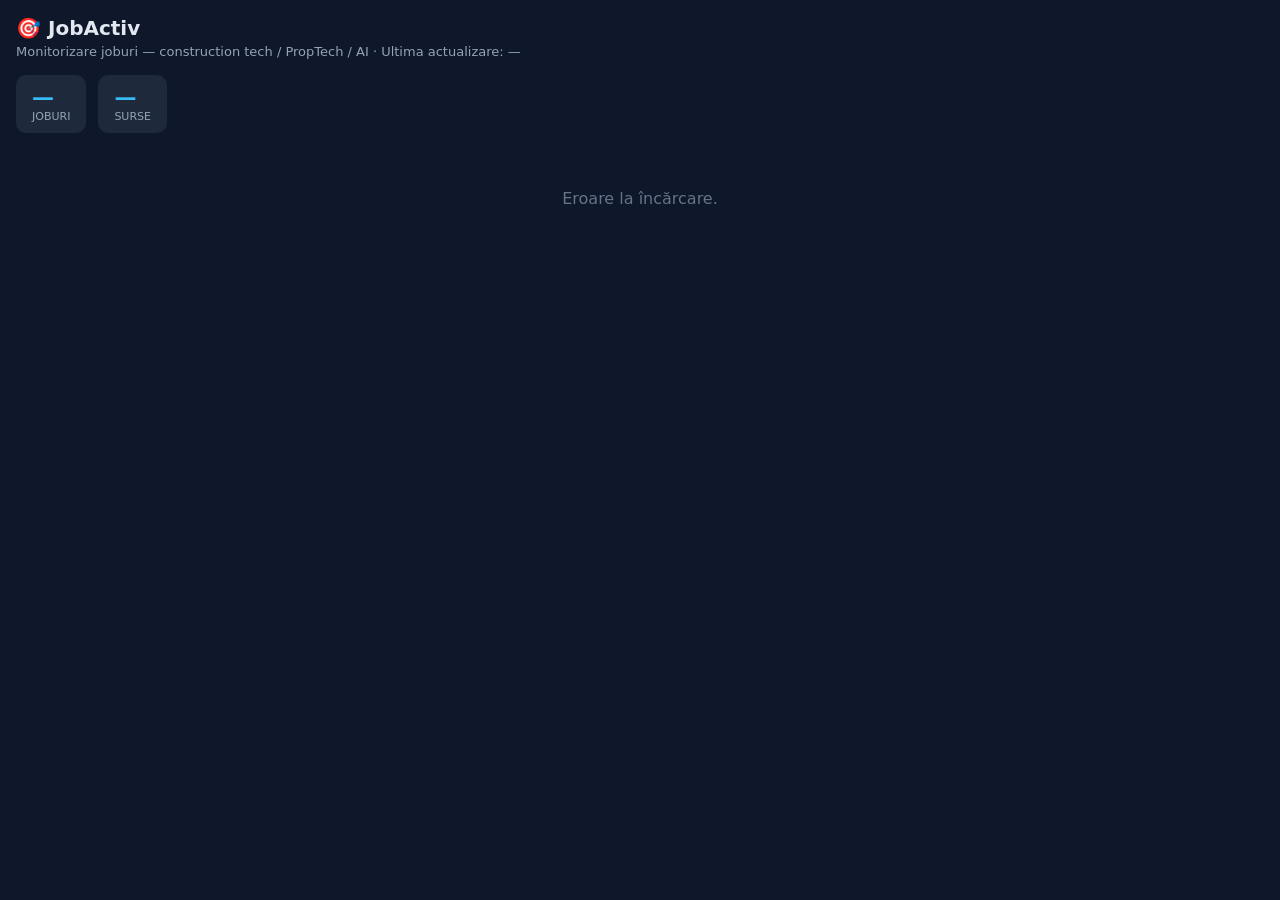
<file: jobactiv.html>
<!DOCTYPE html>
<html lang="ro">
<head>
  <meta charset="UTF-8">
  <meta name="viewport" content="width=device-width, initial-scale=1.0">
  <title>JobActiv — Andrei Ivanov</title>
  <style>
    * { box-sizing: border-box; margin: 0; padding: 0; }
    body { font-family: system-ui, sans-serif; background: #0f172a; color: #e2e8f0; padding: 16px; }
    h1 { font-size: 20px; margin-bottom: 4px; }
    .sub { color: #94a3b8; font-size: 13px; margin-bottom: 16px; }
    .stats { display: flex; gap: 12px; margin-bottom: 16px; flex-wrap: wrap; }
    .stat { background: #1e293b; border-radius: 10px; padding: 10px 16px; }
    .stat .n { font-size: 22px; font-weight: 700; color: #38bdf8; }
    .stat .l { font-size: 11px; color: #94a3b8; text-transform: uppercase; }
    .job { background: #1e293b; border-radius: 10px; padding: 12px 14px; margin-bottom: 10px; border-left: 3px solid #38bdf8; }
    .job h3 { font-size: 15px; margin-bottom: 2px; }
    .job .co { color: #94a3b8; font-size: 13px; }
    .job .meta { font-size: 12px; color: #64748b; margin-top: 4px; }
    .job a { color: #38bdf8; font-size: 12px; text-decoration: none; }
    .empty { color: #64748b; text-align: center; padding: 40px; }
    .src { display: inline-block; background: #334155; border-radius: 4px; padding: 1px 6px; font-size: 11px; margin-right: 4px; }
  </style>
</head>
<body>
  <h1>🎯 JobActiv</h1>
  <p class="sub">Monitorizare joburi — construction tech / PropTech / AI · Ultima actualizare: <span id="upd">—</span></p>
  <div class="stats">
    <div class="stat"><div class="n" id="tot">—</div><div class="l">Joburi</div></div>
    <div class="stat"><div class="n" id="src">—</div><div class="l">Surse</div></div>
  </div>
  <div id="jobs"><div class="empty">Se încarcă…</div></div>
  <script>
    fetch('https://raw.githubusercontent.com/ivanovandreidimitrov-ctrl/jobactiv-dashboard/main/jobs.json')
      .then(r => r.json())
      .then(d => {
        document.getElementById('upd').textContent = new Date(d.last_updated).toLocaleString('ro-RO');
        document.getElementById('tot').textContent = d.total_jobs;
        document.getElementById('src').textContent = d.sources.join(', ');
        const el = document.getElementById('jobs');
        el.innerHTML = '';
        if (!d.jobs.length) { el.innerHTML = '<div class="empty">Niciun job momentan.</div>'; return; }
        d.jobs.forEach(j => {
          const div = document.createElement('div');
          div.className = 'job';
          div.innerHTML = `<h3>${j.title}</h3><div class="co">${j.company}</div>
            <div class="meta"><span class="src">${j.source}</span>${j.location} · ${new Date(j.posted_at).toLocaleDateString('ro-RO')}</div>
            ${j.url ? `<a href="${j.url}" target="_blank">Vezi oferta →</a>` : ''}`;
          el.appendChild(div);
        });
      })
      .catch(() => { document.getElementById('jobs').innerHTML = '<div class="empty">Eroare la încărcare.</div>'; });
  </script>
</body>
</html>
</file>
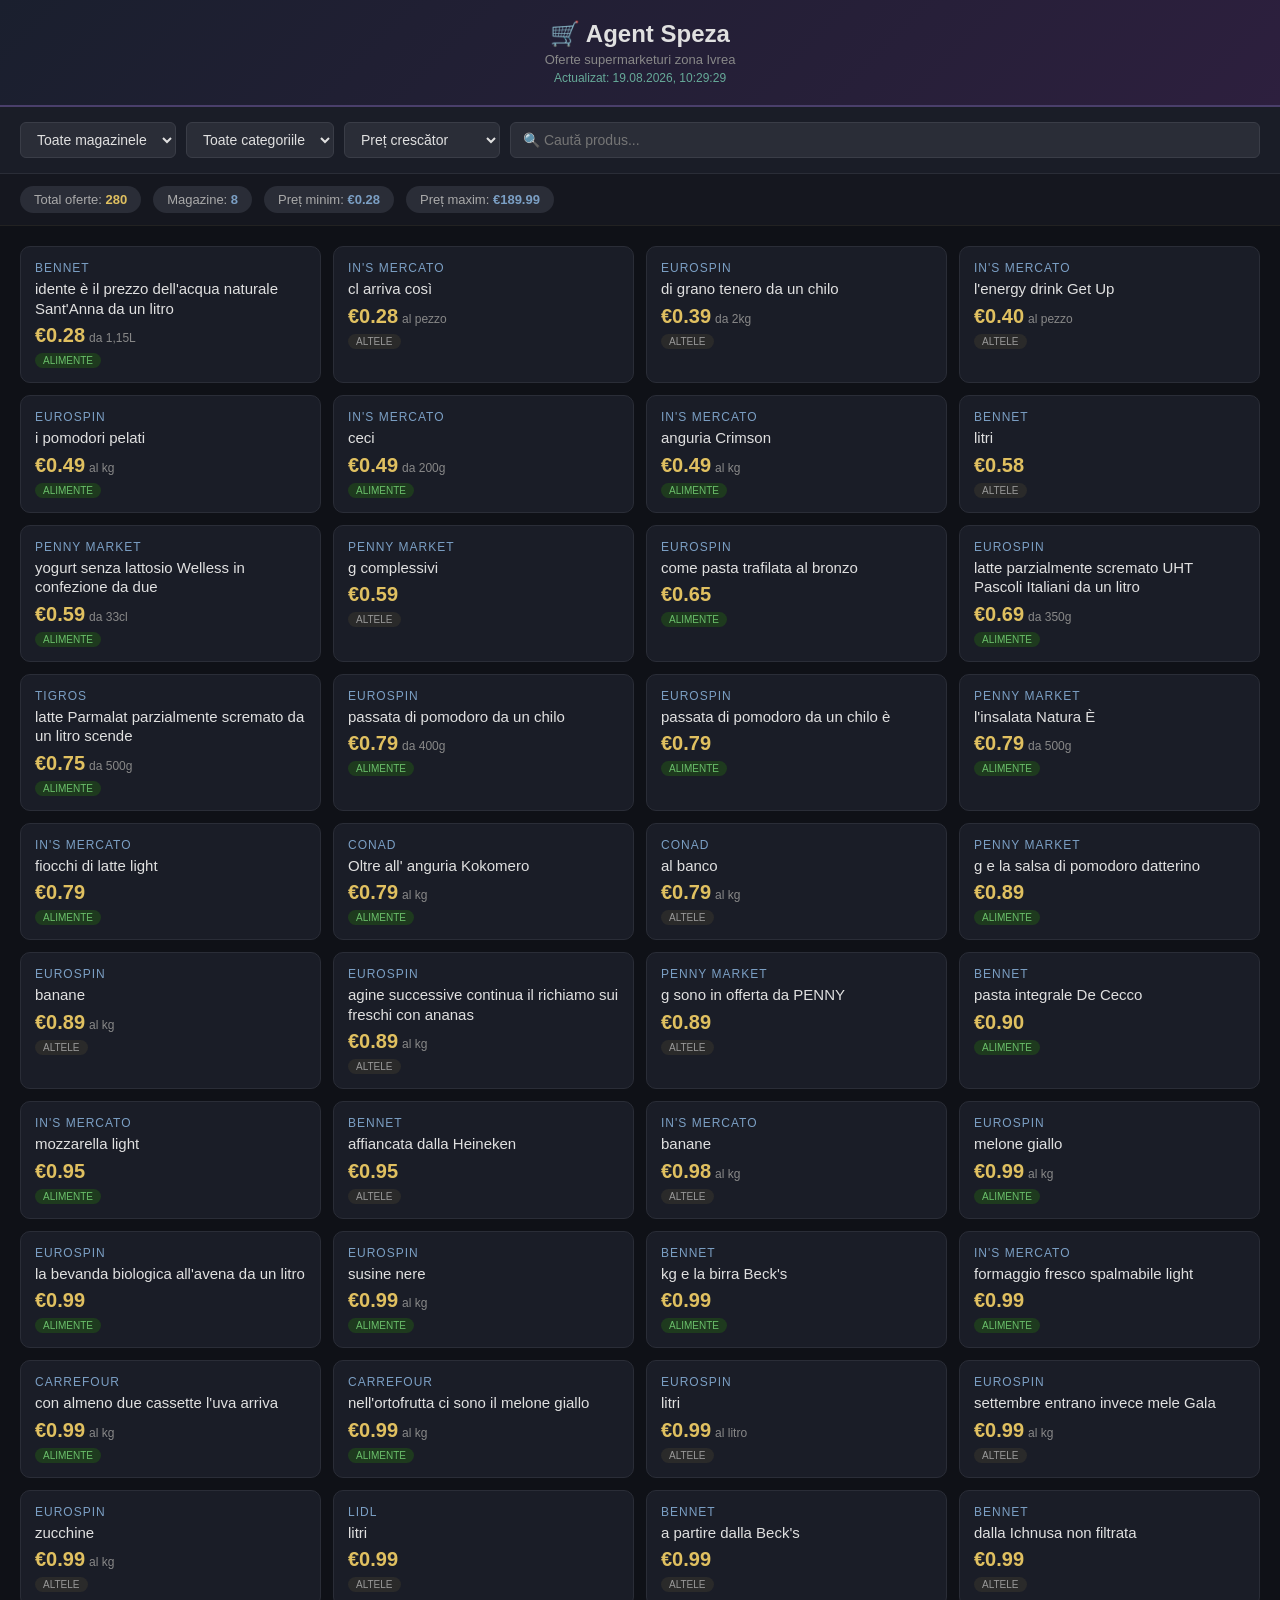
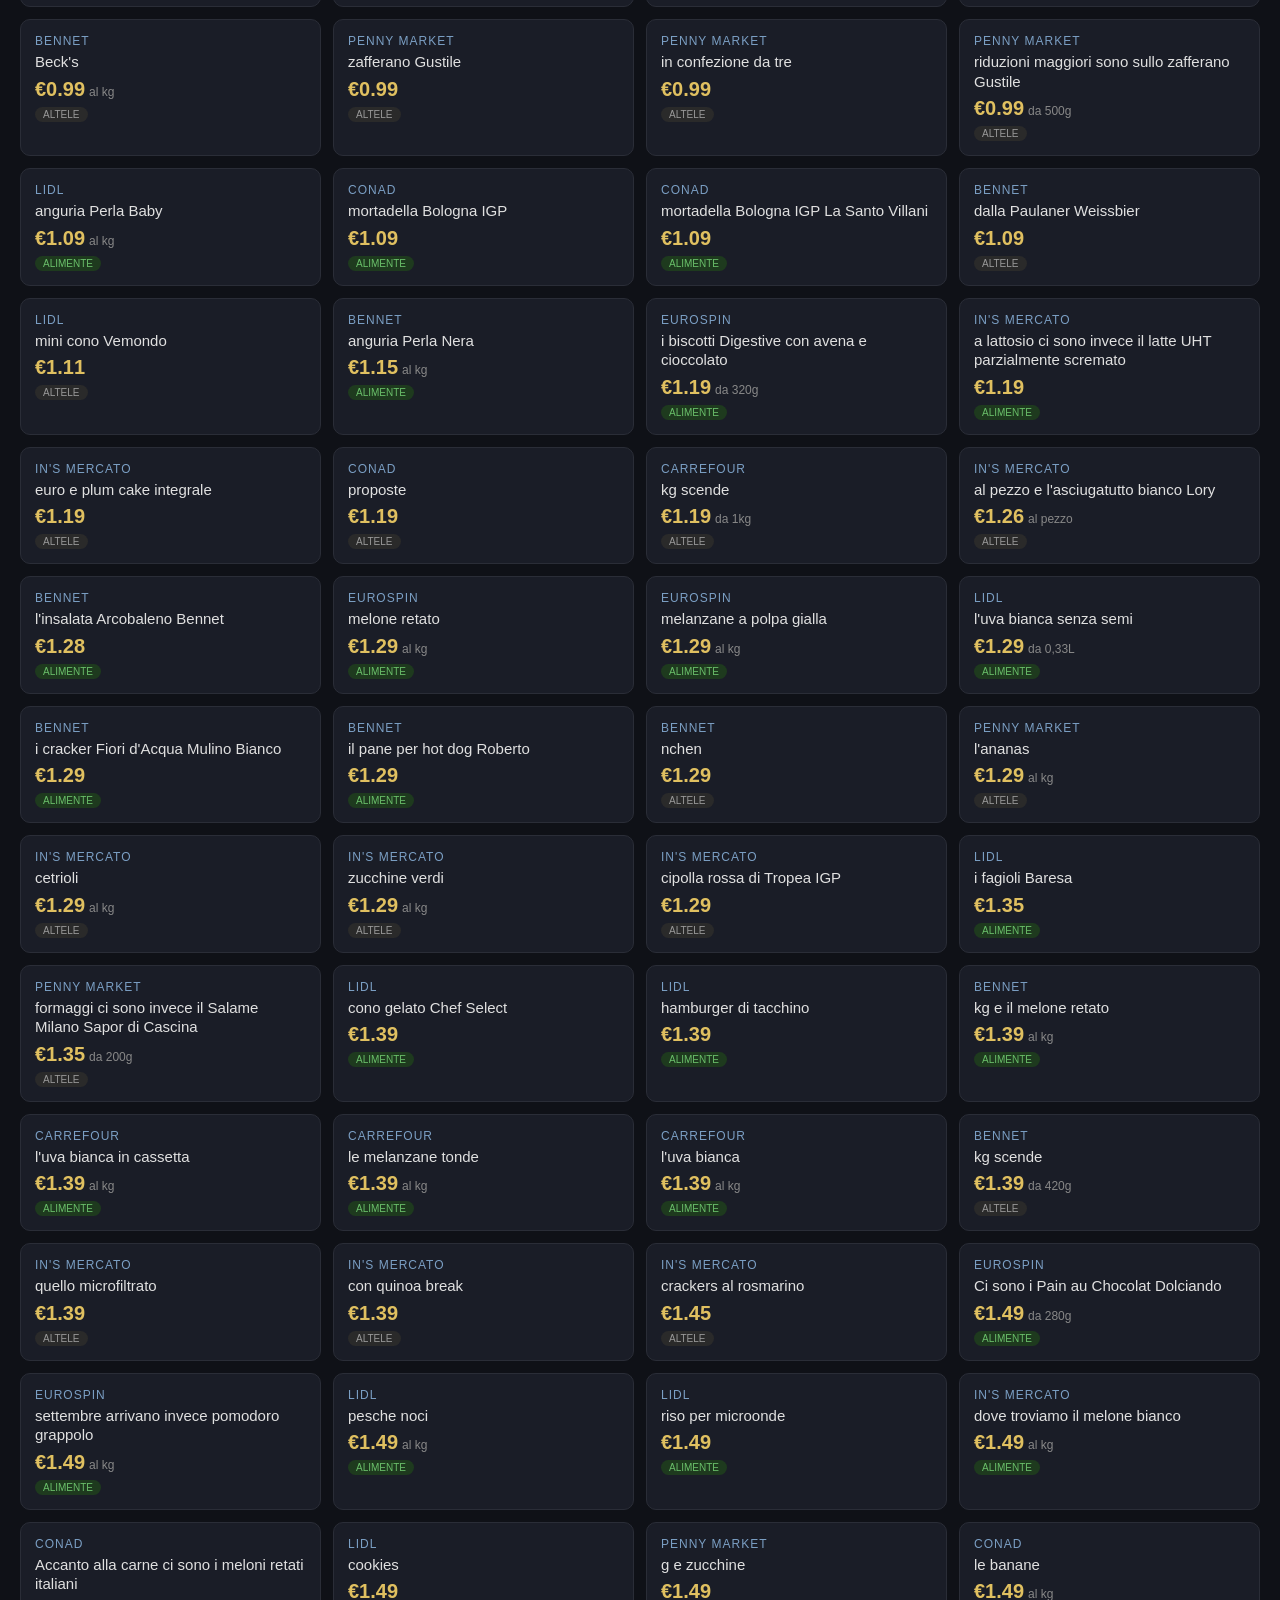
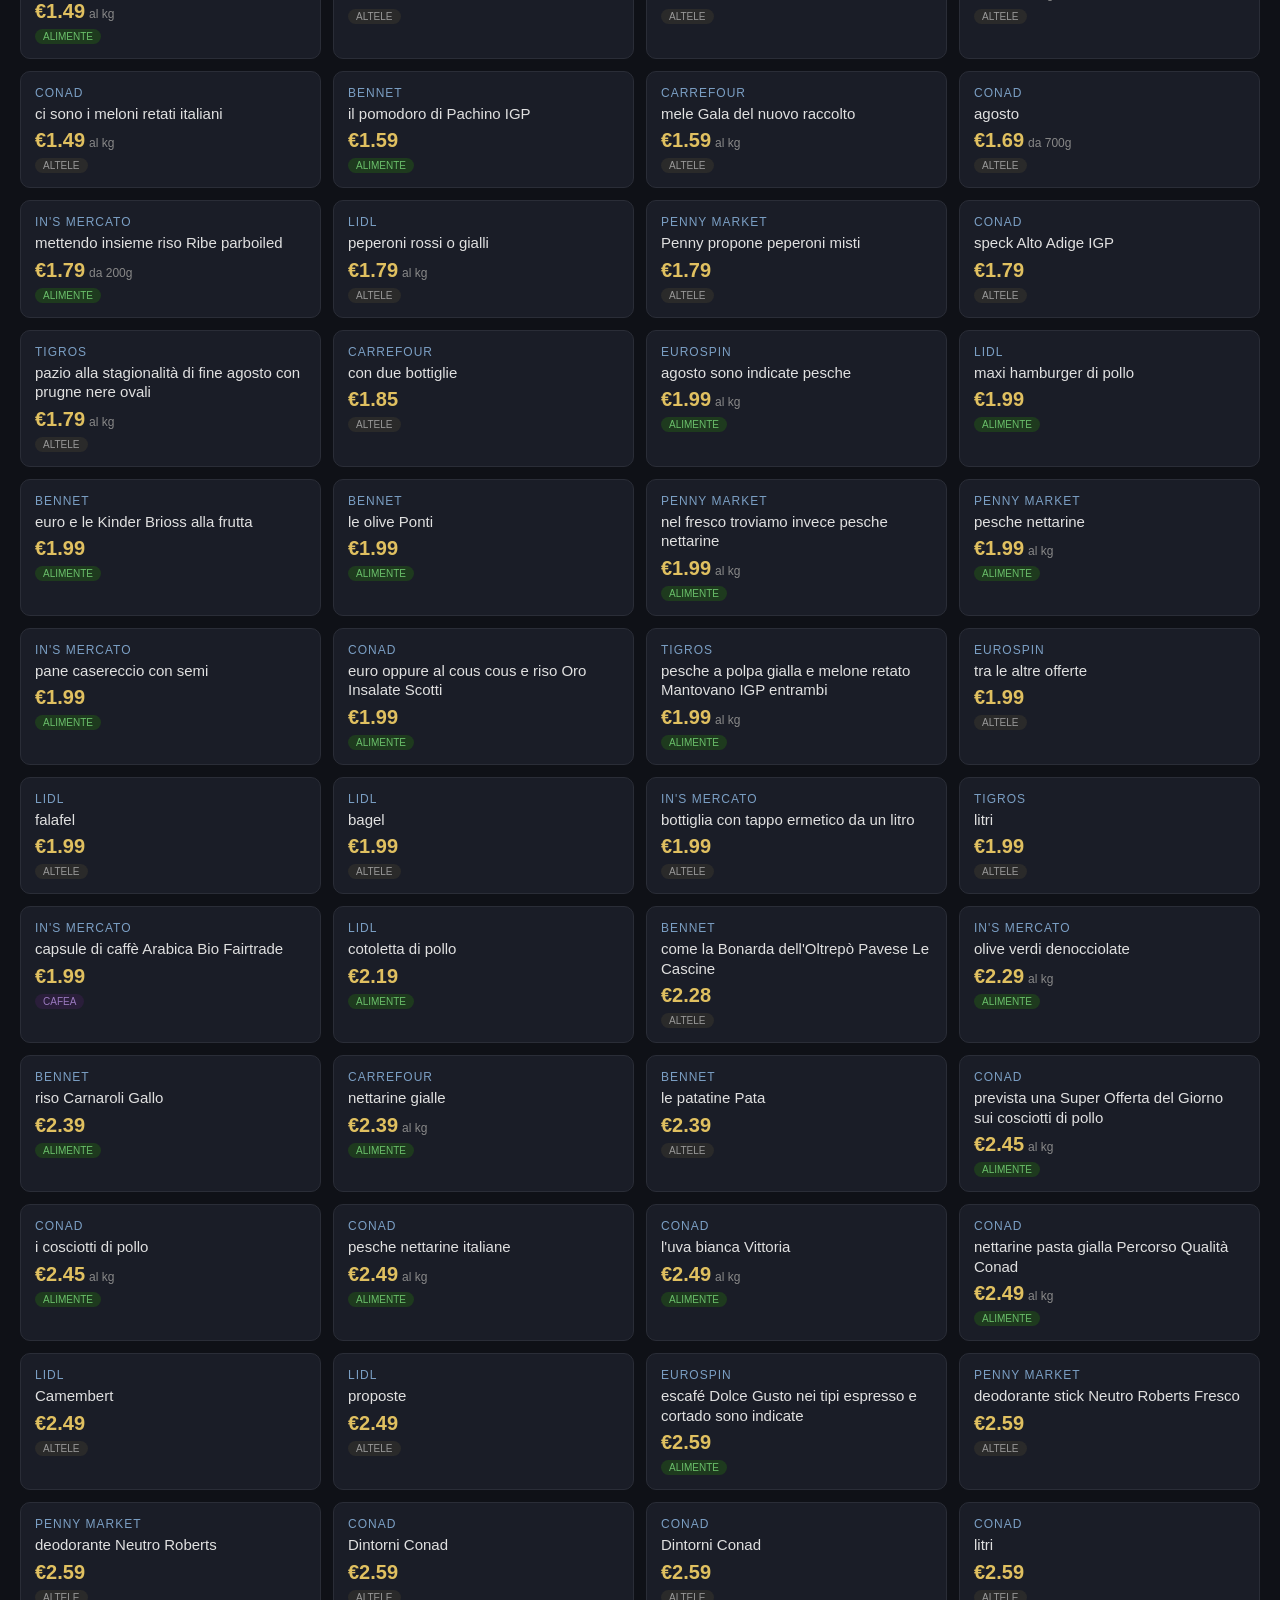
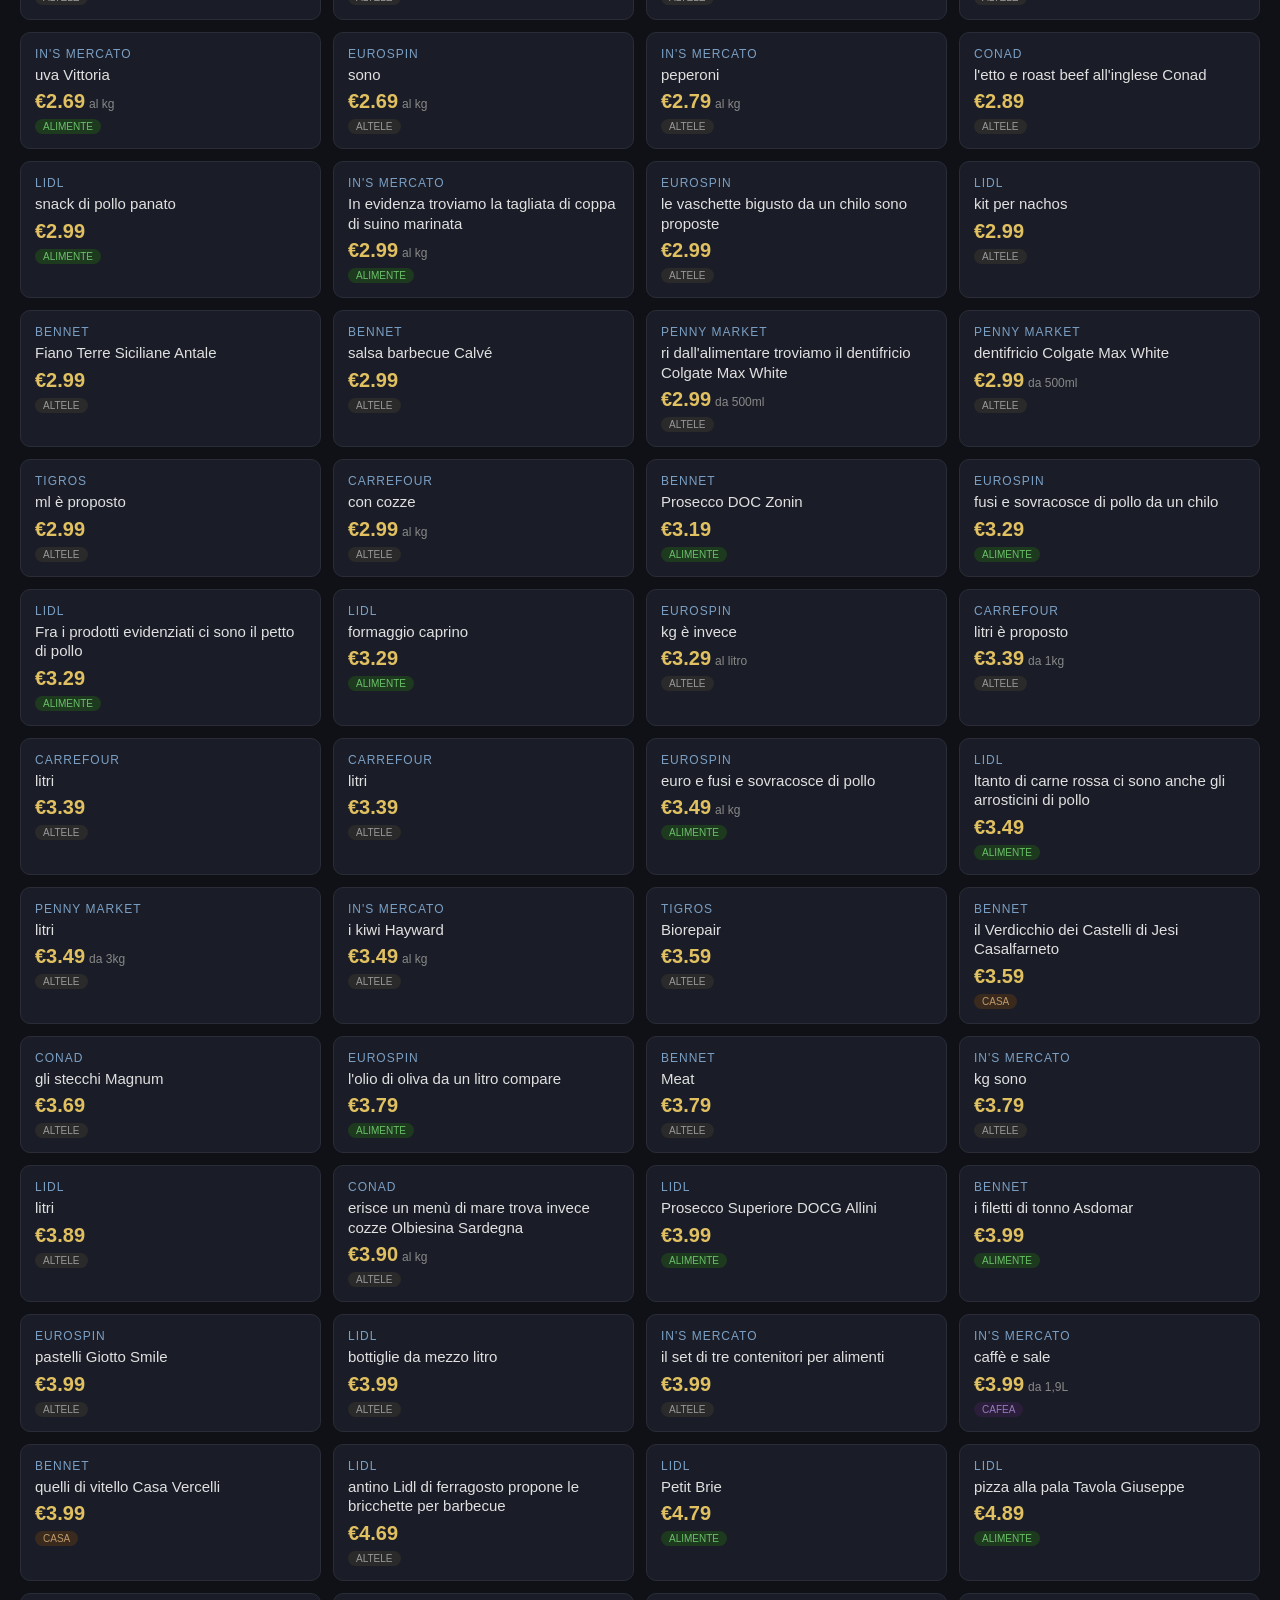
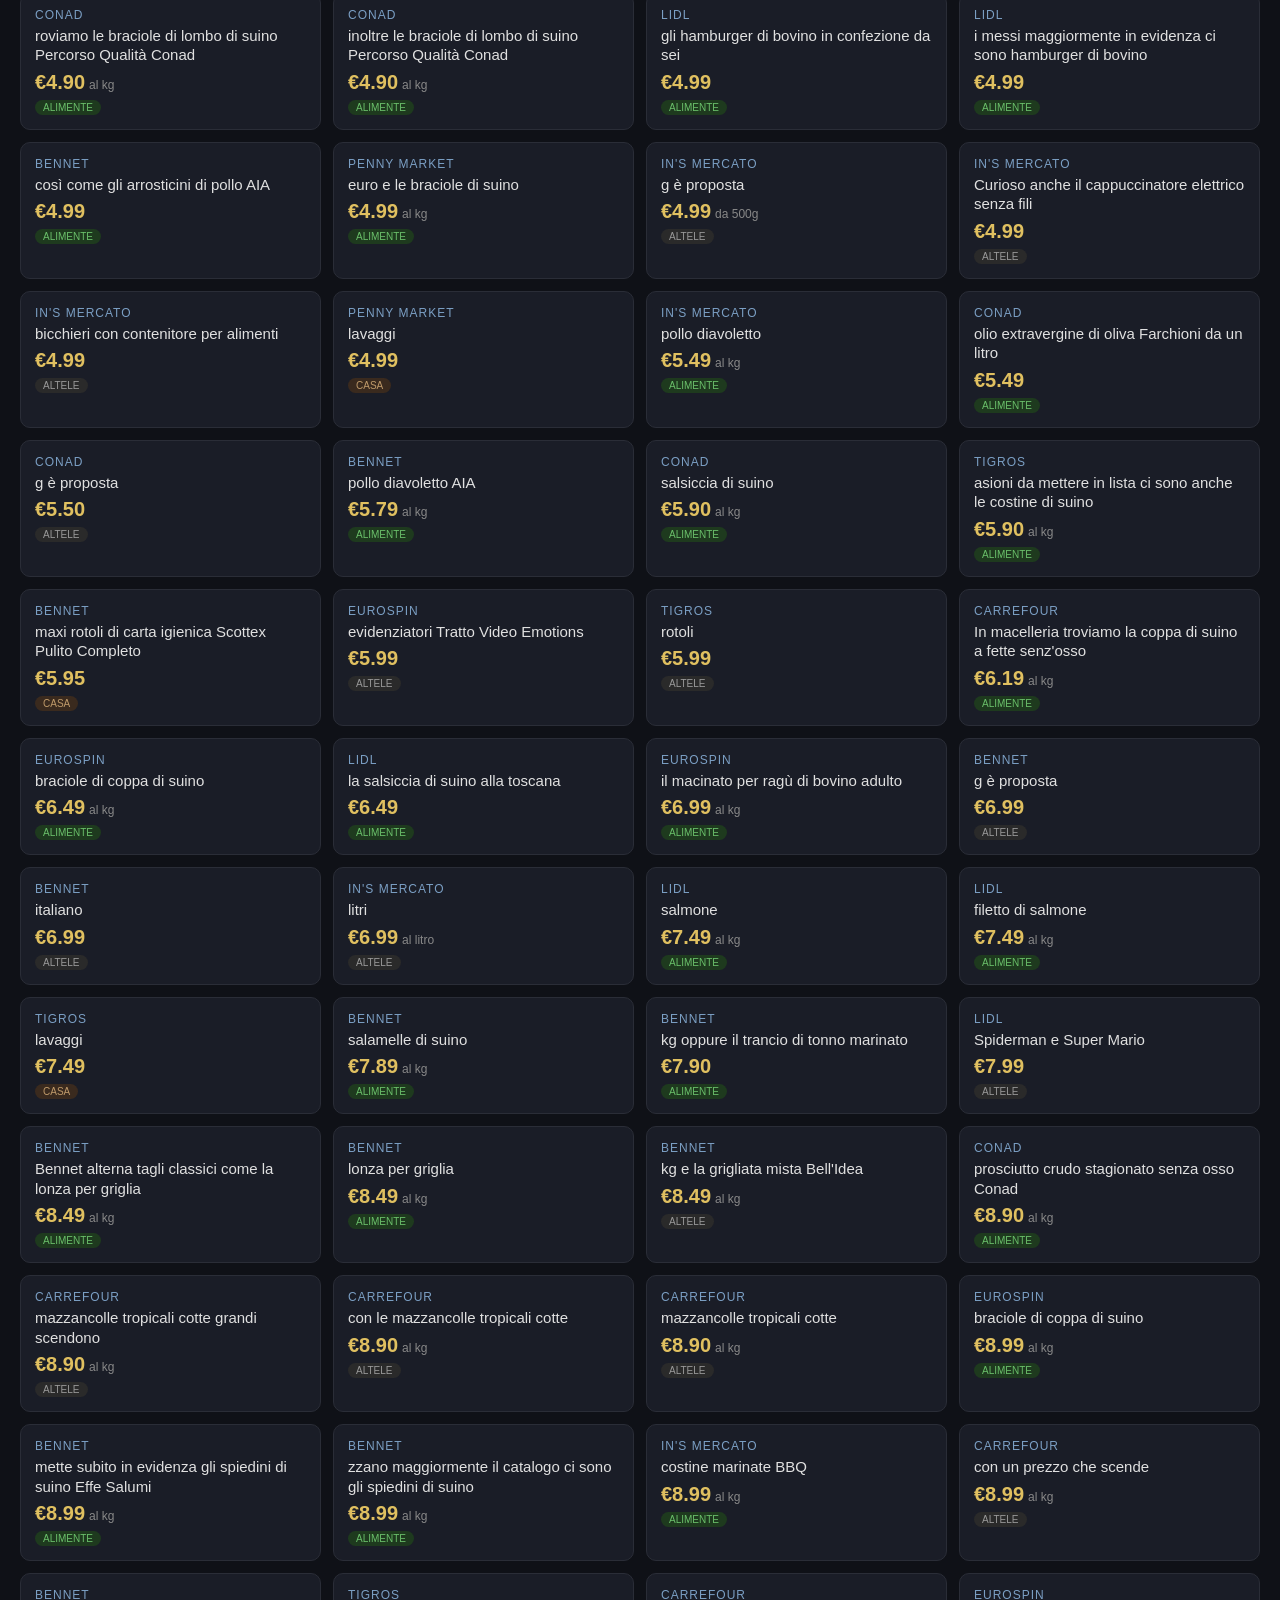
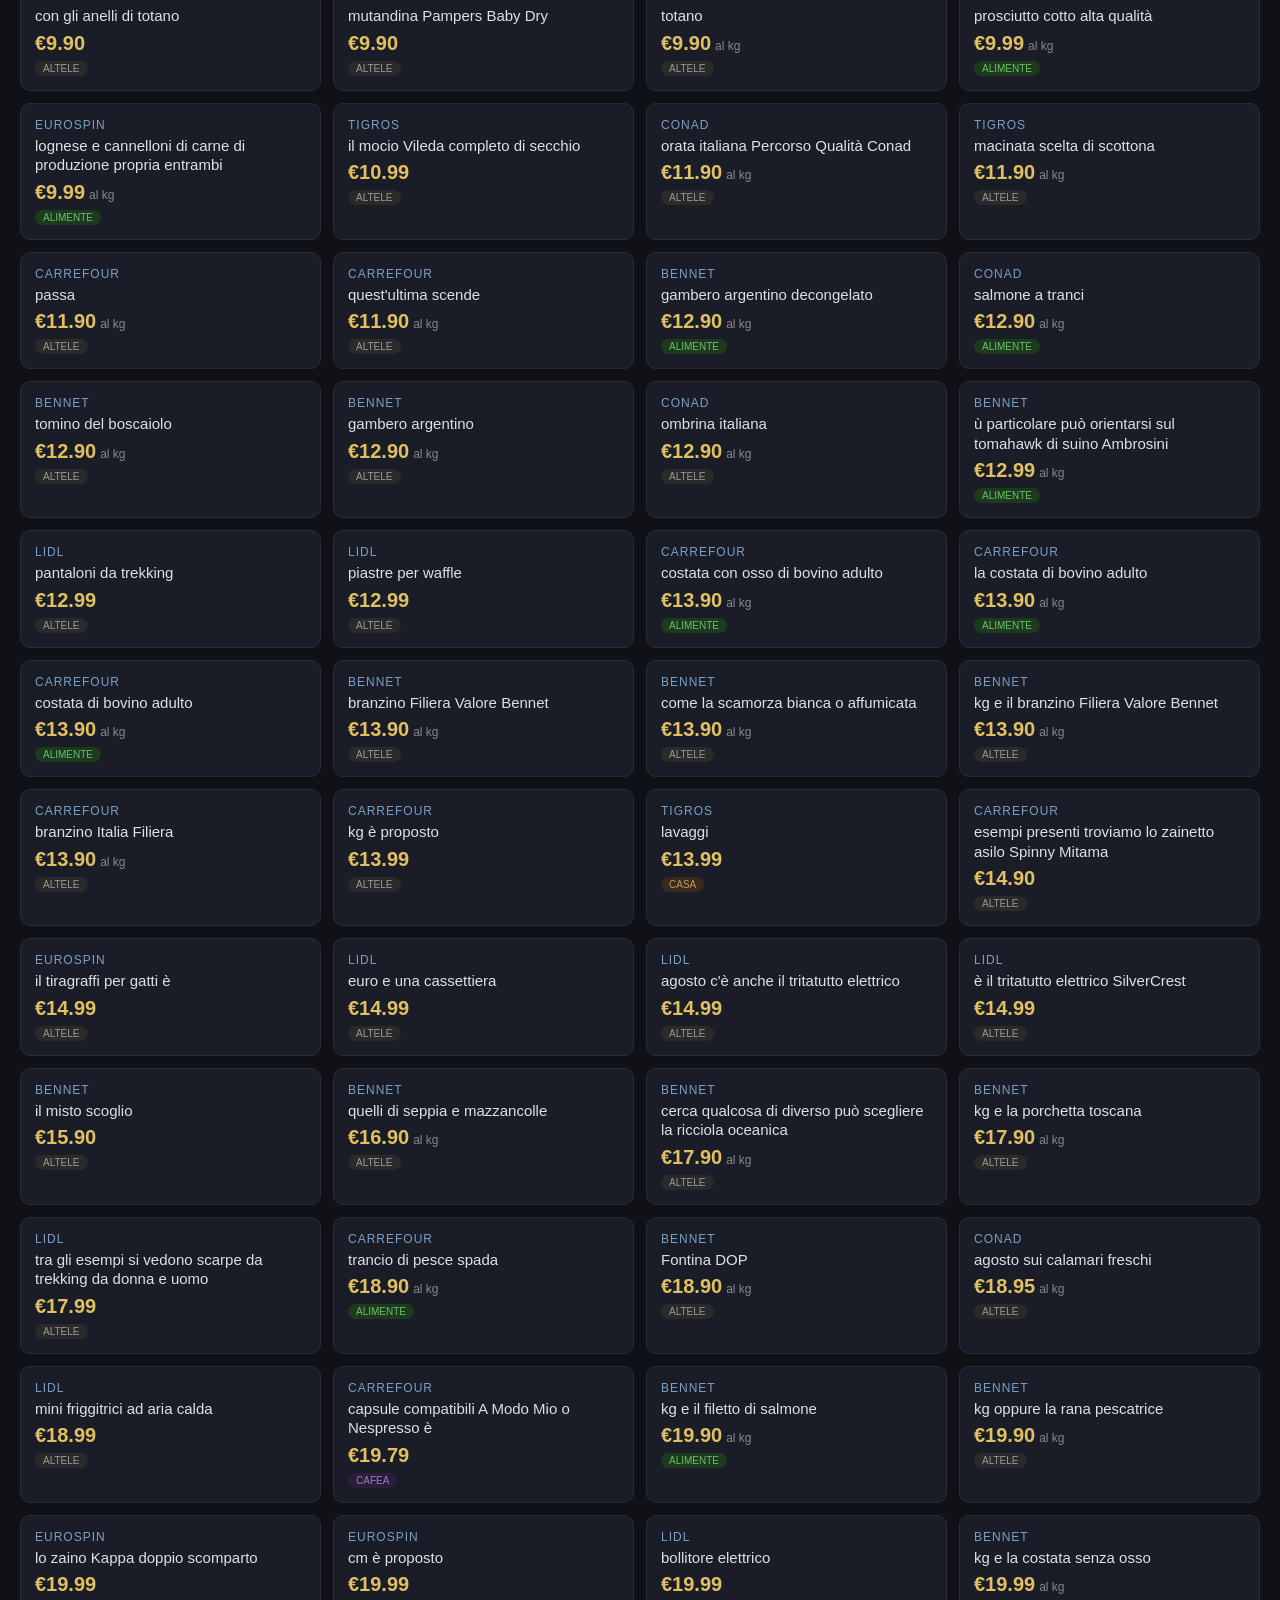
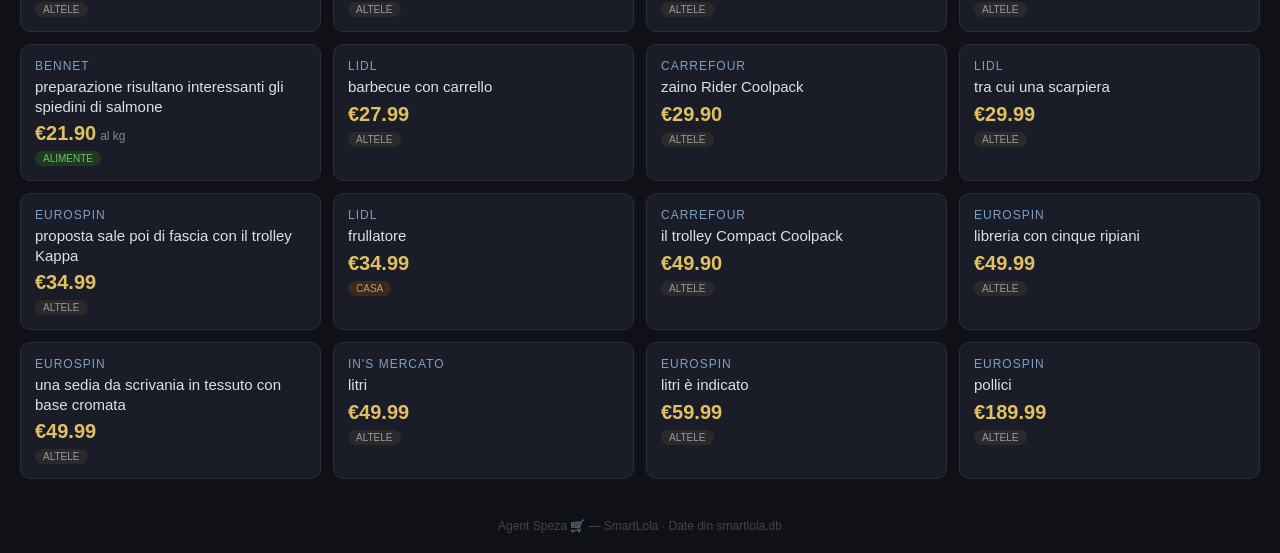
<file: speza.html>
<!DOCTYPE html>
<html lang="ro">
<head>
<meta charset="UTF-8">
<meta name="viewport" content="width=device-width, initial-scale=1.0">
<title>🛒 Agent Speza — Oferte Supermarketuri Ivrea</title>
<style>
* { margin:0; padding:0; box-sizing:border-box; }
body { font-family:-apple-system,BlinkMacSystemFont,'Segoe UI',Roboto,sans-serif; background:#0f1117; color:#e0e0e0; min-height:100vh; }
.header { background:linear-gradient(135deg,#1a1f2e,#2d1f3e); padding:20px; text-align:center; border-bottom:2px solid #4a3f6b; }
.header h1 { font-size:24px; margin-bottom:4px; }
.header .subtitle { color:#888; font-size:13px; }
.header .updated { color:#6a9; font-size:12px; margin-top:4px; }
.controls { display:flex; flex-wrap:wrap; gap:10px; padding:15px 20px; background:#1a1d27; border-bottom:1px solid #2a2d37; }
.controls select, .controls input { background:#2a2d37; color:#e0e0e0; border:1px solid #3a3d47; border-radius:6px; padding:8px 12px; font-size:14px; }
.controls input { flex:1; min-width:200px; }
.controls select { cursor:pointer; }
.stats-bar { display:flex; flex-wrap:wrap; gap:12px; padding:12px 20px; background:#15171f; border-bottom:1px solid #222; font-size:13px; }
.stat-pill { background:#2a2d37; padding:6px 14px; border-radius:20px; color:#aaa; }
.stat-pill strong { color:#7b9fc4; }
.stat-pill .count { color:#e0c060; font-weight:bold; }
.grid { display:grid; grid-template-columns:repeat(auto-fill,minmax(280px,1fr)); gap:12px; padding:20px; }
.card { background:#1a1d27; border:1px solid #2a2d37; border-radius:10px; padding:14px; transition:border-color 0.2s; }
.card:hover { border-color:#4a5d7a; }
.card .mag { font-size:12px; color:#7b9fc4; text-transform:uppercase; letter-spacing:1px; margin-bottom:4px; }
.card .product { font-size:15px; color:#e0e0e0; margin-bottom:6px; line-height:1.3; }
.card .price { font-size:20px; color:#e0c060; font-weight:bold; }
.card .unit { font-size:12px; color:#888; margin-left:4px; }
.card .cat { display:inline-block; font-size:10px; padding:2px 8px; border-radius:10px; margin-top:6px; text-transform:uppercase; }
.cat-alimente { background:#1e3a1e; color:#6abf6a; }
.cat-casa { background:#3a2a1e; color:#bf9a6a; }
.cat-cafea { background:#2a1e3a; color:#9a7abf; }
.cat-bricolaj { background:#3a1e1e; color:#bf6a6a; }
.cat-altele { background:#2a2a2a; color:#999; }
.empty { text-align:center; padding:40px; color:#555; }
.footer { text-align:center; padding:20px; color:#444; font-size:12px; }
@media(max-width:600px){ .grid { grid-template-columns:1fr; } .controls { flex-direction:column; } }
</style>
</head>
<body>
<div class="header">
  <h1>🛒 Agent Speza</h1>
  <div class="subtitle">Oferte supermarketuri zona Ivrea</div>
  <div class="updated" id="updated"></div>
</div>
<div class="controls">
  <select id="filterMag" onchange="render()">
    <option value="">Toate magazinele</option>
  </select>
  <select id="filterCat" onchange="render()">
    <option value="">Toate categoriile</option>
  </select>
  <select id="sortBy" onchange="render()">
    <option value="price-asc">Preț crescător</option>
    <option value="price-desc">Preț descrescător</option>
    <option value="mag">Pe magazine</option>
  </select>
  <input type="text" id="search" placeholder="🔍 Caută produs..." oninput="render()">
</div>
<div class="stats-bar" id="stats"></div>
<div class="grid" id="grid"></div>
<div class="footer">Agent Speza 🛒 — SmartLola · Date din smartlola.db</div>

<script>
let DATA = null;
async function loadData(){
  try {
    const r = await fetch('speza-data.json');
    DATA = await r.json();
  } catch(e){
    document.getElementById('grid').innerHTML = '<div class="empty">⚠️ Nu pot încărca datele. Rulează speza-agent-v4.py întâi.</div>';
    return;
  }
  const mags = [...new Set(DATA.offers.map(o=>o.magazine))].sort();
  const cats = [...new Set(DATA.offers.map(o=>o.category))].sort();
  const selMag = document.getElementById('filterMag');
  mags.forEach(m => { const o=document.createElement('option'); o.value=m; o.textContent=m; selMag.appendChild(o); });
  const selCat = document.getElementById('filterCat');
  cats.forEach(c => { const o=document.createElement('option'); o.value=c; o.textContent=c; selCat.appendChild(o); });
  document.getElementById('updated').textContent = 'Actualizat: ' + new Date(DATA.offers[0]?.fetched_at || '').toLocaleString('ro-RO');
  render();
}
function render(){
  if(!DATA) return;
  const mag = document.getElementById('filterMag').value;
  const cat = document.getElementById('filterCat').value;
  const sort = document.getElementById('sortBy').value;
  const q = document.getElementById('search').value.toLowerCase();
  let offers = DATA.offers.filter(o => {
    if(mag && o.magazine !== mag) return false;
    if(cat && o.category !== cat) return false;
    if(q && !o.product.toLowerCase().includes(q)) return false;
    return true;
  });
  if(sort==='price-asc') offers.sort((a,b)=>a.price-b.price);
  else if(sort==='price-desc') offers.sort((a,b)=>b.price-a.price);
  else if(sort==='mag') offers.sort((a,b)=>a.magazine.localeCompare(b.magazine)||a.price-b.price);
  // Stats
  document.getElementById('stats').innerHTML = 
    `<span class="stat-pill">Total oferte: <span class="count">${offers.length}</span></span>` +
    `<span class="stat-pill">Magazine: <strong>${new Set(offers.map(o=>o.magazine)).size}</strong></span>` +
    `<span class="stat-pill">Preț minim: <strong>€${Math.min(...offers.map(o=>o.price)).toFixed(2)}</strong></span>` +
    `<span class="stat-pill">Preț maxim: <strong>€${Math.max(...offers.map(o=>o.price)).toFixed(2)}</strong></span>`;
  // Grid
  const grid = document.getElementById('grid');
  if(offers.length === 0){
    grid.innerHTML = '<div class="empty">Nicio ofertă găsită.</div>';
    return;
  }
  grid.innerHTML = offers.map(o => `
    <div class="card">
      <div class="mag">${o.magazine}</div>
      <div class="product">${o.product}</div>
      <div><span class="price">€${o.price.toFixed(2)}</span><span class="unit">${o.unit || ''}</span></div>
      <div class="cat cat-${o.category}">${o.category}</div>
    </div>
  `).join('');
}
loadData();
</script>
</body>
</html>
</file>
